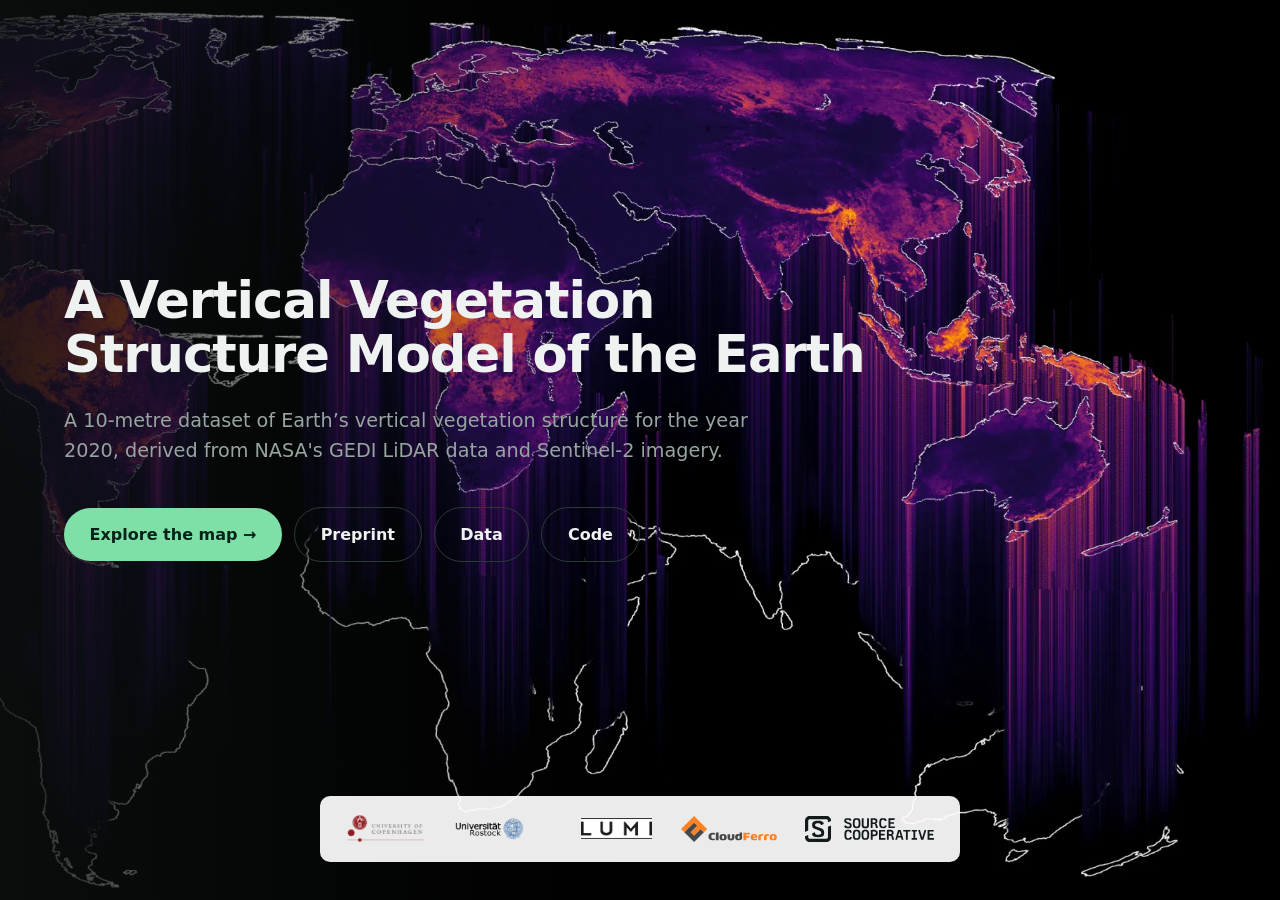
<file: vsm/index.html>
<!doctype html>
<html lang="en">
  <head>
    <meta charset="UTF-8" />
    <link rel="icon" type="image/svg+xml" href="/vsm/vite.svg" />
    <meta name="viewport" content="width=device-width, initial-scale=1.0" />
    <title>The Global Vegetation Structure Model</title>
    <meta
      name="description"
      content="A global, 10 m map of vegetation vertical structure — what it is, and the map itself."
    />
    <script type="module" crossorigin src="/vsm/assets/landing-BkTCCOFs.js"></script>
    <link rel="modulepreload" crossorigin href="/vsm/assets/PartnerLogos-Ygm5LvjY.js">
    <link rel="stylesheet" crossorigin href="/vsm/assets/PartnerLogos-cwLWnKAr.css">
    <link rel="stylesheet" crossorigin href="/vsm/assets/landing-DL_y-Szd.css">
  </head>
  <body>
    <div id="root"></div>
  </body>
</html>
</file>
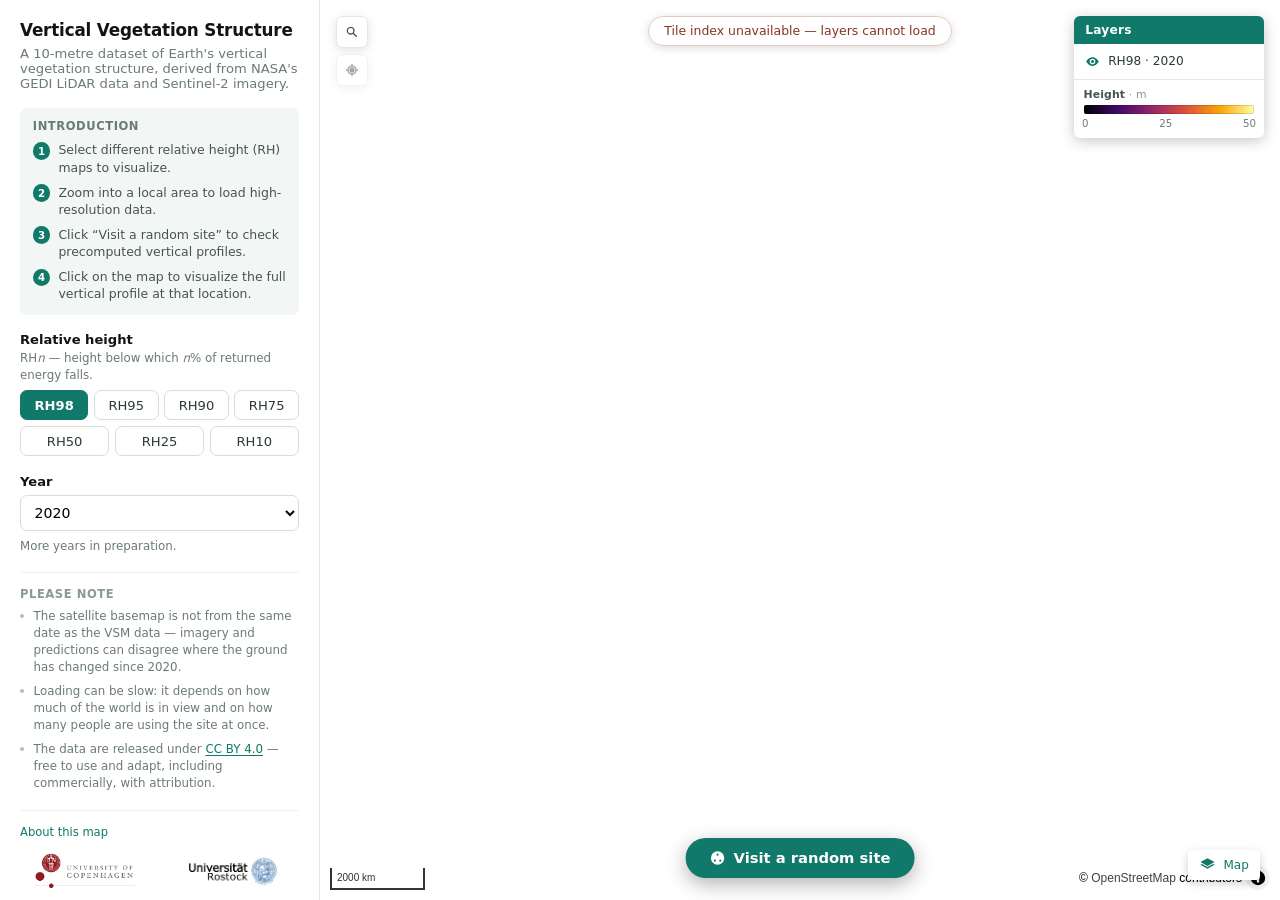
<file: vsm/explorer/index.html>
<!doctype html>
<html lang="en">
  <head>
    <meta charset="UTF-8" />
    <link rel="icon" type="image/svg+xml" href="/vsm/vite.svg" />
    <meta name="viewport" content="width=device-width, initial-scale=1.0" />
    <title>Explore the Global Vegetation Structure Map</title>
    <meta
      name="description"
      content="Browse global 10 m canopy-height predictions derived from Sentinel-2 and GEDI."
    />
    <script type="module" crossorigin src="/vsm/assets/explorer-Cn7jNG16.js"></script>
    <link rel="modulepreload" crossorigin href="/vsm/assets/PartnerLogos-Ygm5LvjY.js">
    <link rel="stylesheet" crossorigin href="/vsm/assets/PartnerLogos-cwLWnKAr.css">
    <link rel="stylesheet" crossorigin href="/vsm/assets/explorer-DGaelDHM.css">
  </head>
  <body>
    <div id="root"></div>
  </body>
</html>
</file>
<file: vsm/assets/PartnerLogos-cwLWnKAr.css>
.pl{display:flex;flex-wrap:wrap;align-items:center;list-style:none;margin:0;padding:0}.pl img{max-height:calc(var(--pl-h) * var(--pl-scale, 1));max-width:100%;width:auto;height:auto;display:block}.pl--hero{--pl-h: clamp(22px, 2.2vw, 34px);position:absolute;left:50%;transform:translate(-50%);bottom:max(3vw,2rem);z-index:2;flex-wrap:nowrap;gap:clamp(1rem,2.2vw,2.4rem);padding:clamp(.7rem,1.4vw,1.1rem) clamp(1rem,2vw,1.6rem);border-radius:10px;background:#ffffffeb;max-width:min(58rem,62%)}.pl--hero li{min-width:0}.pl--panel{--pl-h: 34px;display:grid;grid-template-columns:1fr 1fr;align-items:center;gap:.9rem 1rem}.pl--panel li{display:flex;justify-content:center;min-width:0}@media(max-width:720px){.pl--hero{display:none}}
</file>
<file: vsm/assets/landing-DL_y-Szd.css>
html,body{margin:0;padding:0;background:#0b0f0e}*,*:before,*:after{box-sizing:border-box}:root{--story-bg: #0b0f0e;--story-fg: #eef2f0;--story-muted: #97a5a0;--story-accent: #7ee0a6;--story-rule: #1e2a26;--story-measure: 34rem}.story{background:var(--story-bg);color:var(--story-fg);font-family:ui-sans-serif,system-ui,-apple-system,Segoe UI,sans-serif;line-height:1.6;-webkit-font-smoothing:antialiased}.story-deck{position:fixed;inset:0;overflow:hidden;touch-action:pan-y}.story-slide__visual,.story-slide--hero{user-select:none;-webkit-user-select:none}.story-slide img,.story-slide svg{-webkit-user-drag:none}.story-deck__track{display:flex;height:100%;will-change:transform;transition:transform .55s cubic-bezier(.22,.61,.36,1)}.story-slide{flex:0 0 100%;height:100%;overflow-y:auto;padding:0 max(3.5vw,4rem) 4rem;display:grid;align-content:center}.story-slide--chapter{position:relative;display:block;padding:0;overflow:hidden}.story-slide__visual{position:absolute;inset:0}.story-slide__scrim{position:absolute;inset:0;pointer-events:none;background:linear-gradient(to right,#080b0af0,#080b0ad1 26%,#080b0a40 46%,#080b0a00 60%)}.story-slide__prose{position:absolute;left:max(4vw,3rem);top:50%;transform:translateY(-50%);width:min(34vw,46rem);z-index:2}.story-nav{position:absolute;left:max(4vw,3rem);bottom:max(3vw,2rem);z-index:20;display:flex;gap:.75rem}.story-nav button{position:relative;display:grid;place-items:center;width:1.4rem;height:1.4rem;background:none;border:0;padding:0;cursor:pointer;color:var(--story-muted);font:inherit;font-size:.78rem}.story-nav__dot{width:8px;height:8px;border-radius:50%;border:1px solid currentColor;transition:background-color .2s,transform .2s}.story-nav button.is-active{color:var(--story-accent)}.story-nav button.is-active .story-nav__dot{background:currentColor;transform:scale(1.35)}.story-nav__label{position:absolute;bottom:1.5rem;white-space:nowrap;padding:.3rem .6rem;border-radius:6px;background:#0b0f0eeb;border:1px solid var(--story-rule);color:var(--story-fg);opacity:0;transform:translateY(.3rem);transition:opacity .2s,transform .2s;pointer-events:none}.story-nav button:hover .story-nav__label,.story-nav button:focus-visible .story-nav__label{opacity:1;transform:none}.story-controls{position:absolute;right:max(3vw,2rem);bottom:max(3vw,2rem);z-index:20;display:flex;align-items:center;gap:1.1rem}.story-back{background:none;border:0;padding:.4rem;color:var(--story-muted);font-size:1.35rem;line-height:1;cursor:pointer;transition:color .2s}.story-back:hover{color:var(--story-fg)}.story-next{width:4.5rem;height:4.5rem;border-radius:50%;border:0;background:var(--story-accent);color:#06231a;font-size:1.6rem;line-height:1;cursor:pointer;display:grid;place-items:center;transition:transform .18s,filter .18s}.story-next:hover{transform:scale(1.06)}.story-back:disabled,.story-next:disabled{opacity:.25;cursor:default;transform:none}.story-progress{position:absolute;left:0;right:0;top:0;height:2px;background:#ffffff14;z-index:20}.story-progress span{display:block;height:100%;background:var(--story-accent);transform-origin:left;transition:transform .4s ease}.story-slide--hero{position:relative;background-size:auto 100%;background-position:right center;background-repeat:no-repeat}.story-hero__scrim{position:absolute;inset:0;background:linear-gradient(to right,#0b0f0ed9,#0b0f0e8c 18%,#0b0f0e33,#0b0f0e00 50%);pointer-events:none}.story-hero__content{position:relative;z-index:1;max-width:52rem}.story-hero__eyebrow{color:var(--story-accent);letter-spacing:.12em;text-transform:uppercase;font-size:.75rem;margin:0 0 1.5rem}.story-slide--hero h1{font-size:clamp(2.4rem,4vw,5rem);line-height:1.05;text-wrap:balance;margin:0 0 1.5rem;letter-spacing:-.02em}.story-hero__lede{font-size:clamp(1.05rem,1.5vw,1.9rem);color:var(--story-muted);max-width:44rem;margin:0 0 2.5rem}.story-hero__actions{display:flex;flex-wrap:wrap;align-items:center;gap:.75rem}.story-hint{color:var(--story-muted);font-size:.8rem;margin:1.5rem 0 0}.story-chapter__eyebrow{color:var(--story-accent);letter-spacing:.12em;text-transform:uppercase;font-size:.72rem;margin:0 0 .75rem}.story-slide__prose h2{font-size:clamp(2.1rem,3.2vw,4.2rem);line-height:.98;margin:0 0 1.5rem;letter-spacing:-.03em;text-wrap:balance}.story-slide__prose p{color:#d8e0dc;font-size:clamp(1.02rem,1.1vw,1.5rem);line-height:1.5;margin:0 0 1.1rem}.story-slide__prose strong{color:var(--story-fg);font-weight:650}.story-figure{margin:0;width:100%}.story-figure img,.story-figure video{width:100%;height:auto;border-radius:10px;display:block;background:#121a17}.story-figure figcaption{color:var(--story-muted);font-size:.8rem;margin-top:.7rem}.story-placeholder{width:100%;aspect-ratio:4 / 3;border:1px dashed #2c3a34;border-radius:10px;display:grid;place-items:center;padding:2rem;text-align:center;color:var(--story-muted);font-size:.85rem}.story-stat{text-align:center}.story-stat__value{font-size:clamp(3rem,9vw,6rem);font-weight:700;line-height:1;color:var(--story-accent);font-variant-numeric:tabular-nums}.story-stat__unit{font-size:.3em;margin-left:.4em;color:var(--story-muted);font-weight:500}.story-stat__label{color:var(--story-muted);margin-top:.9rem;font-size:.9rem}.story-cta-block p{color:var(--story-muted);margin:0 0 1.5rem;max-width:24rem}.story-cta{display:inline-block;padding:.85rem 1.6rem;border-radius:999px;border:0;background:var(--story-accent);color:#06231a;font:inherit;font-weight:600;text-decoration:none;cursor:pointer;transition:transform .15s,filter .15s}.story-cta:hover{transform:translateY(-1px);filter:brightness(1.06)}.story-cta--ghost{background:transparent;color:var(--story-fg);border:1px solid #2c3a34}@media(max-width:860px){.story-hero__scrim{background:#0b0f0edb}.story-slide{align-content:start;padding:3rem 6vw 4.5rem}.story-slide__prose{top:auto;bottom:5.5rem;transform:none;left:6vw;right:6vw;width:auto}.story-slide__scrim{background:linear-gradient(to top,#080b0af2,#080b0ae0 42%,#080b0a33 70%,#080b0a00 88%)}.story-controls{right:1.2rem;bottom:1.2rem}.story-next{width:3.4rem;height:3.4rem;font-size:1.3rem}}@media(prefers-reduced-motion:reduce){.story-deck__track,.story-progress span,.story-next,.story-cta,.story-nav__dot,.story-nav__label{transition:none}}.story-slide__visual .story-shot{position:absolute;inset:0;margin:0}.story-slide__visual .story-shot__stack{position:absolute;inset:0;border-radius:0;background:none}.story-slide__visual .story-shot__stack svg{width:100%;height:100%}.story-slide__visual .story-figure{position:absolute;top:50%;right:max(4vw,3rem);transform:translateY(-50%);width:min(52vw,48rem);margin:0}.story-slide__visual .story-figure img,.story-slide__visual .story-figure video{width:100%;height:auto;max-height:76vh;object-fit:contain}.story-slide__visual .story-shot__steps{left:62%;transform:translate(-50%);bottom:max(3vw,2rem)}.story-slide__visual figcaption{position:absolute;left:max(4vw,3rem);bottom:max(6.5vw,5rem);width:min(34vw,46rem);z-index:3}.story-slide__visual .story-stat,.story-slide__visual .story-placeholder,.story-slide__visual .story-cta-block{position:absolute;top:50%;right:max(6vw,4rem);transform:translateY(-50%);width:min(46vw,34rem)}@media(max-width:860px){.story-slide__visual .story-shot__steps{left:62%;transform:translate(-50%);bottom:max(3vw,2rem)}.story-slide__visual figcaption{display:none}.story-slide__visual .story-figure,.story-slide__visual .story-stat,.story-slide__visual .story-placeholder,.story-slide__visual .story-cta-block{top:30%;right:6vw;left:6vw;width:auto}}.story-pair__panels{position:absolute;inset:0 max(4vw,3rem) 0 auto;width:min(56vw,88rem);display:flex;align-items:center;justify-content:center;gap:min(4vw,4rem)}.story-pair__panel{position:relative;flex:0 0 auto;aspect-ratio:380 / 500;width:min(24vw,60.8vh,46rem)}.story-pair__panel--shared{position:absolute;left:50%;top:50%;translate:-50% -50%}.story-pair__ground{position:absolute;left:0;bottom:0;width:100%;aspect-ratio:1;transform-origin:center center;overflow:hidden;background:#080b0a}.story-pair__ground img{position:absolute;left:50%;top:50%;width:100%;aspect-ratio:1;transform-origin:center center;will-change:transform,opacity}.story-pair__haze{position:absolute;inset:0;pointer-events:none;background:linear-gradient(to bottom,#0b0f0e,#0b0f0ea6 24%,#0b0f0e00 62%)}.story-pair__panel svg{position:absolute;inset:0;width:100%;height:100%;overflow:visible}@media(max-width:860px){.story-pair__panels{inset:0 4vw auto;top:6vh;width:auto;gap:3vw}.story-pair__panel{flex:1 1 0;max-height:46vh}}.story-shot{margin:0;width:100%}.story-shot__stack{position:relative;width:100%;border-radius:10px;overflow:hidden;background:#080b0a}.story-shot__stack svg{display:block;width:100%;height:auto}.story-shot__steps{position:absolute;left:.8rem;bottom:.8rem;display:flex;gap:.35rem;list-style:none;margin:0;padding:0}.story-shot__steps li{width:22px;height:3px;border-radius:2px;background:#ffffff40;transition:background-color .3s}.story-shot__steps li.is-active{background:var(--story-accent)}.story-shot__note{display:block;margin-top:.4rem;font-size:clamp(.72rem,.55vw,.9rem);opacity:.62}.story-shot figcaption{color:var(--story-muted);font-size:clamp(.8rem,.62vw,1rem);margin-top:.7rem;min-height:2.6em}@media(prefers-reduced-motion:reduce){.story-shot__steps li{transition:none}}.story-figure video{width:100%;height:auto;border-radius:10px;display:block;background:#121a17}
</file>
<file: vsm/assets/explorer-DGaelDHM.css>
.maplibregl-map{font:12px/20px Helvetica Neue,Arial,Helvetica,sans-serif;overflow:hidden;position:relative;-webkit-tap-highlight-color:rgb(0 0 0/0);-webkit-touch-callout:none}.maplibregl-canvas{position:absolute;left:0;top:0}.maplibregl-map:fullscreen{width:100%;height:100%}.maplibregl-ctrl-group button.maplibregl-ctrl-compass{touch-action:none}.maplibregl-canvas-container.maplibregl-interactive,.maplibregl-ctrl-group button.maplibregl-ctrl-compass{cursor:grab;-webkit-user-select:none;-moz-user-select:none;user-select:none}.maplibregl-canvas-container.maplibregl-interactive.maplibregl-track-pointer{cursor:pointer}.maplibregl-canvas-container.maplibregl-interactive:active,.maplibregl-ctrl-group button.maplibregl-ctrl-compass:active{cursor:grabbing}.maplibregl-canvas-container.maplibregl-touch-zoom-rotate,.maplibregl-canvas-container.maplibregl-touch-zoom-rotate .maplibregl-canvas{touch-action:pan-x pan-y}.maplibregl-canvas-container.maplibregl-touch-drag-pan,.maplibregl-canvas-container.maplibregl-touch-drag-pan .maplibregl-canvas{touch-action:pinch-zoom}.maplibregl-canvas-container.maplibregl-touch-zoom-rotate.maplibregl-touch-drag-pan,.maplibregl-canvas-container.maplibregl-touch-zoom-rotate.maplibregl-touch-drag-pan .maplibregl-canvas{touch-action:none}.maplibregl-canvas-container.maplibregl-touch-drag-pan.maplibregl-cooperative-gestures,.maplibregl-canvas-container.maplibregl-touch-drag-pan.maplibregl-cooperative-gestures .maplibregl-canvas{touch-action:pan-x pan-y}.maplibregl-ctrl-bottom-left,.maplibregl-ctrl-bottom-right,.maplibregl-ctrl-top-left,.maplibregl-ctrl-top-right{position:absolute;pointer-events:none;z-index:2}.maplibregl-ctrl-top-left{top:0;left:0}.maplibregl-ctrl-top-right{top:0;right:0}.maplibregl-ctrl-bottom-left{bottom:0;left:0}.maplibregl-ctrl-bottom-right{right:0;bottom:0}.maplibregl-ctrl{clear:both;pointer-events:auto;transform:translate(0)}.maplibregl-ctrl-top-left .maplibregl-ctrl{margin:10px 0 0 10px;float:left}.maplibregl-ctrl-top-right .maplibregl-ctrl{margin:10px 10px 0 0;float:right}.maplibregl-ctrl-bottom-left .maplibregl-ctrl{margin:0 0 10px 10px;float:left}.maplibregl-ctrl-bottom-right .maplibregl-ctrl{margin:0 10px 10px 0;float:right}.maplibregl-ctrl-group{border-radius:4px;background:#fff}.maplibregl-ctrl-group:not(:empty){box-shadow:0 0 0 2px #0000001a}@media(forced-colors:active){.maplibregl-ctrl-group:not(:empty){box-shadow:0 0 0 2px ButtonText}}.maplibregl-ctrl-group button{width:29px;height:29px;display:block;padding:0;outline:none;border:0;box-sizing:border-box;background-color:transparent;cursor:pointer}.maplibregl-ctrl button{-webkit-user-select:none;-moz-user-select:none;user-select:none}.maplibregl-ctrl-group button+button{border-top:1px solid #ddd}.maplibregl-ctrl button .maplibregl-ctrl-icon{display:block;width:100%;height:100%;background-repeat:no-repeat;background-position:50%}@media(forced-colors:active){.maplibregl-ctrl-icon{background-color:transparent}.maplibregl-ctrl-group button+button{border-top:1px solid buttontext}}.maplibregl-ctrl button::-moz-focus-inner{border:0;padding:0}.maplibregl-ctrl-attrib-button:focus,.maplibregl-ctrl-group button:focus{box-shadow:0 0 2px 2px #0096ff}.maplibregl-ctrl button:disabled{cursor:not-allowed}.maplibregl-ctrl button:disabled .maplibregl-ctrl-icon{opacity:.25}@media(hover:hover){.maplibregl-ctrl button:not(:disabled):hover{background-color:#0000000d}}.maplibregl-ctrl button:not(:disabled):active{background-color:#0000000d}.maplibregl-ctrl-group button:focus:focus-visible{box-shadow:0 0 2px 2px #0096ff}.maplibregl-ctrl-group button:focus:not(:focus-visible){box-shadow:none}.maplibregl-ctrl-group button:focus:first-child{border-radius:4px 4px 0 0}.maplibregl-ctrl-group button:focus:last-child{border-radius:0 0 4px 4px}.maplibregl-ctrl-group button:focus:only-child{border-radius:inherit}.maplibregl-ctrl button.maplibregl-ctrl-zoom-out .maplibregl-ctrl-icon{background-image:url(data:image/svg+xml;charset=utf-8,%3Csvg%20xmlns%3D%22http%3A%2F%2Fwww.w3.org%2F2000%2Fsvg%22%20width%3D%2229%22%20height%3D%2229%22%20fill%3D%22%23333%22%20viewBox%3D%220%200%2029%2029%22%3E%3Cpath%20d%3D%22M10%2013c-.75%200-1.5.75-1.5%201.5S9.25%2016%2010%2016h9c.75%200%201.5-.75%201.5-1.5S19.75%2013%2019%2013z%22%2F%3E%3C%2Fsvg%3E)}.maplibregl-ctrl button.maplibregl-ctrl-zoom-in .maplibregl-ctrl-icon{background-image:url(data:image/svg+xml;charset=utf-8,%3Csvg%20xmlns%3D%22http%3A%2F%2Fwww.w3.org%2F2000%2Fsvg%22%20width%3D%2229%22%20height%3D%2229%22%20fill%3D%22%23333%22%20viewBox%3D%220%200%2029%2029%22%3E%3Cpath%20d%3D%22M14.5%208.5c-.75%200-1.5.75-1.5%201.5v3h-3c-.75%200-1.5.75-1.5%201.5S9.25%2016%2010%2016h3v3c0%20.75.75%201.5%201.5%201.5S16%2019.75%2016%2019v-3h3c.75%200%201.5-.75%201.5-1.5S19.75%2013%2019%2013h-3v-3c0-.75-.75-1.5-1.5-1.5%22%2F%3E%3C%2Fsvg%3E)}@media(forced-colors:active){.maplibregl-ctrl button.maplibregl-ctrl-zoom-out .maplibregl-ctrl-icon{background-image:url(data:image/svg+xml;charset=utf-8,%3Csvg%20xmlns%3D%22http%3A%2F%2Fwww.w3.org%2F2000%2Fsvg%22%20width%3D%2229%22%20height%3D%2229%22%20fill%3D%22%23fff%22%20viewBox%3D%220%200%2029%2029%22%3E%3Cpath%20d%3D%22M10%2013c-.75%200-1.5.75-1.5%201.5S9.25%2016%2010%2016h9c.75%200%201.5-.75%201.5-1.5S19.75%2013%2019%2013z%22%2F%3E%3C%2Fsvg%3E)}.maplibregl-ctrl button.maplibregl-ctrl-zoom-in .maplibregl-ctrl-icon{background-image:url(data:image/svg+xml;charset=utf-8,%3Csvg%20xmlns%3D%22http%3A%2F%2Fwww.w3.org%2F2000%2Fsvg%22%20width%3D%2229%22%20height%3D%2229%22%20fill%3D%22%23fff%22%20viewBox%3D%220%200%2029%2029%22%3E%3Cpath%20d%3D%22M14.5%208.5c-.75%200-1.5.75-1.5%201.5v3h-3c-.75%200-1.5.75-1.5%201.5S9.25%2016%2010%2016h3v3c0%20.75.75%201.5%201.5%201.5S16%2019.75%2016%2019v-3h3c.75%200%201.5-.75%201.5-1.5S19.75%2013%2019%2013h-3v-3c0-.75-.75-1.5-1.5-1.5%22%2F%3E%3C%2Fsvg%3E)}}@media(forced-colors:active)and (prefers-color-scheme:light){.maplibregl-ctrl button.maplibregl-ctrl-zoom-out .maplibregl-ctrl-icon{background-image:url(data:image/svg+xml;charset=utf-8,%3Csvg%20xmlns%3D%22http%3A%2F%2Fwww.w3.org%2F2000%2Fsvg%22%20width%3D%2229%22%20height%3D%2229%22%20viewBox%3D%220%200%2029%2029%22%3E%3Cpath%20d%3D%22M10%2013c-.75%200-1.5.75-1.5%201.5S9.25%2016%2010%2016h9c.75%200%201.5-.75%201.5-1.5S19.75%2013%2019%2013z%22%2F%3E%3C%2Fsvg%3E)}.maplibregl-ctrl button.maplibregl-ctrl-zoom-in .maplibregl-ctrl-icon{background-image:url(data:image/svg+xml;charset=utf-8,%3Csvg%20xmlns%3D%22http%3A%2F%2Fwww.w3.org%2F2000%2Fsvg%22%20width%3D%2229%22%20height%3D%2229%22%20viewBox%3D%220%200%2029%2029%22%3E%3Cpath%20d%3D%22M14.5%208.5c-.75%200-1.5.75-1.5%201.5v3h-3c-.75%200-1.5.75-1.5%201.5S9.25%2016%2010%2016h3v3c0%20.75.75%201.5%201.5%201.5S16%2019.75%2016%2019v-3h3c.75%200%201.5-.75%201.5-1.5S19.75%2013%2019%2013h-3v-3c0-.75-.75-1.5-1.5-1.5%22%2F%3E%3C%2Fsvg%3E)}}.maplibregl-ctrl button.maplibregl-ctrl-fullscreen .maplibregl-ctrl-icon{background-image:url(data:image/svg+xml;charset=utf-8,%3Csvg%20xmlns%3D%22http%3A%2F%2Fwww.w3.org%2F2000%2Fsvg%22%20width%3D%2229%22%20height%3D%2229%22%20fill%3D%22%23333%22%20viewBox%3D%220%200%2029%2029%22%3E%3Cpath%20d%3D%22M24%2016v5.5c0%201.75-.75%202.5-2.5%202.5H16v-1l3-1.5-4-5.5%201-1%205.5%204%201.5-3zM6%2016l1.5%203%205.5-4%201%201-4%205.5%203%201.5v1H7.5C5.75%2024%205%2023.25%205%2021.5V16zm7-11v1l-3%201.5%204%205.5-1%201-5.5-4L6%2013H5V7.5C5%205.75%205.75%205%207.5%205zm11%202.5c0-1.75-.75-2.5-2.5-2.5H16v1l3%201.5-4%205.5%201%201%205.5-4%201.5%203h1z%22%2F%3E%3C%2Fsvg%3E)}.maplibregl-ctrl button.maplibregl-ctrl-shrink .maplibregl-ctrl-icon{background-image:url(data:image/svg+xml;charset=utf-8,%3Csvg%20xmlns%3D%22http%3A%2F%2Fwww.w3.org%2F2000%2Fsvg%22%20width%3D%2229%22%20height%3D%2229%22%20viewBox%3D%220%200%2029%2029%22%3E%3Cpath%20d%3D%22M18.5%2016c-1.75%200-2.5.75-2.5%202.5V24h1l1.5-3%205.5%204%201-1-4-5.5%203-1.5v-1zM13%2018.5c0-1.75-.75-2.5-2.5-2.5H5v1l3%201.5L4%2024l1%201%205.5-4%201.5%203h1zm3-8c0%201.75.75%202.5%202.5%202.5H24v-1l-3-1.5L25%205l-1-1-5.5%204L17%205h-1zM10.5%2013c1.75%200%202.5-.75%202.5-2.5V5h-1l-1.5%203L5%204%204%205l4%205.5L5%2012v1z%22%2F%3E%3C%2Fsvg%3E)}@media(forced-colors:active){.maplibregl-ctrl button.maplibregl-ctrl-fullscreen .maplibregl-ctrl-icon{background-image:url(data:image/svg+xml;charset=utf-8,%3Csvg%20xmlns%3D%22http%3A%2F%2Fwww.w3.org%2F2000%2Fsvg%22%20width%3D%2229%22%20height%3D%2229%22%20fill%3D%22%23fff%22%20viewBox%3D%220%200%2029%2029%22%3E%3Cpath%20d%3D%22M24%2016v5.5c0%201.75-.75%202.5-2.5%202.5H16v-1l3-1.5-4-5.5%201-1%205.5%204%201.5-3zM6%2016l1.5%203%205.5-4%201%201-4%205.5%203%201.5v1H7.5C5.75%2024%205%2023.25%205%2021.5V16zm7-11v1l-3%201.5%204%205.5-1%201-5.5-4L6%2013H5V7.5C5%205.75%205.75%205%207.5%205zm11%202.5c0-1.75-.75-2.5-2.5-2.5H16v1l3%201.5-4%205.5%201%201%205.5-4%201.5%203h1z%22%2F%3E%3C%2Fsvg%3E)}.maplibregl-ctrl button.maplibregl-ctrl-shrink .maplibregl-ctrl-icon{background-image:url(data:image/svg+xml;charset=utf-8,%3Csvg%20xmlns%3D%22http%3A%2F%2Fwww.w3.org%2F2000%2Fsvg%22%20width%3D%2229%22%20height%3D%2229%22%20fill%3D%22%23fff%22%20viewBox%3D%220%200%2029%2029%22%3E%3Cpath%20d%3D%22M18.5%2016c-1.75%200-2.5.75-2.5%202.5V24h1l1.5-3%205.5%204%201-1-4-5.5%203-1.5v-1zM13%2018.5c0-1.75-.75-2.5-2.5-2.5H5v1l3%201.5L4%2024l1%201%205.5-4%201.5%203h1zm3-8c0%201.75.75%202.5%202.5%202.5H24v-1l-3-1.5L25%205l-1-1-5.5%204L17%205h-1zM10.5%2013c1.75%200%202.5-.75%202.5-2.5V5h-1l-1.5%203L5%204%204%205l4%205.5L5%2012v1z%22%2F%3E%3C%2Fsvg%3E)}}@media(forced-colors:active)and (prefers-color-scheme:light){.maplibregl-ctrl button.maplibregl-ctrl-fullscreen .maplibregl-ctrl-icon{background-image:url(data:image/svg+xml;charset=utf-8,%3Csvg%20xmlns%3D%22http%3A%2F%2Fwww.w3.org%2F2000%2Fsvg%22%20width%3D%2229%22%20height%3D%2229%22%20viewBox%3D%220%200%2029%2029%22%3E%3Cpath%20d%3D%22M24%2016v5.5c0%201.75-.75%202.5-2.5%202.5H16v-1l3-1.5-4-5.5%201-1%205.5%204%201.5-3zM6%2016l1.5%203%205.5-4%201%201-4%205.5%203%201.5v1H7.5C5.75%2024%205%2023.25%205%2021.5V16zm7-11v1l-3%201.5%204%205.5-1%201-5.5-4L6%2013H5V7.5C5%205.75%205.75%205%207.5%205zm11%202.5c0-1.75-.75-2.5-2.5-2.5H16v1l3%201.5-4%205.5%201%201%205.5-4%201.5%203h1z%22%2F%3E%3C%2Fsvg%3E)}.maplibregl-ctrl button.maplibregl-ctrl-shrink .maplibregl-ctrl-icon{background-image:url(data:image/svg+xml;charset=utf-8,%3Csvg%20xmlns%3D%22http%3A%2F%2Fwww.w3.org%2F2000%2Fsvg%22%20width%3D%2229%22%20height%3D%2229%22%20viewBox%3D%220%200%2029%2029%22%3E%3Cpath%20d%3D%22M18.5%2016c-1.75%200-2.5.75-2.5%202.5V24h1l1.5-3%205.5%204%201-1-4-5.5%203-1.5v-1zM13%2018.5c0-1.75-.75-2.5-2.5-2.5H5v1l3%201.5L4%2024l1%201%205.5-4%201.5%203h1zm3-8c0%201.75.75%202.5%202.5%202.5H24v-1l-3-1.5L25%205l-1-1-5.5%204L17%205h-1zM10.5%2013c1.75%200%202.5-.75%202.5-2.5V5h-1l-1.5%203L5%204%204%205l4%205.5L5%2012v1z%22%2F%3E%3C%2Fsvg%3E)}}.maplibregl-ctrl button.maplibregl-ctrl-compass .maplibregl-ctrl-icon{background-image:url(data:image/svg+xml;charset=utf-8,%3Csvg%20xmlns%3D%22http%3A%2F%2Fwww.w3.org%2F2000%2Fsvg%22%20width%3D%2229%22%20height%3D%2229%22%20fill%3D%22%23333%22%20viewBox%3D%220%200%2029%2029%22%3E%3Cpath%20d%3D%22m10.5%2014%204-8%204%208z%22%2F%3E%3Cpath%20fill%3D%22%23ccc%22%20d%3D%22m10.5%2016%204%208%204-8z%22%2F%3E%3C%2Fsvg%3E)}@media(forced-colors:active){.maplibregl-ctrl button.maplibregl-ctrl-compass .maplibregl-ctrl-icon{background-image:url(data:image/svg+xml;charset=utf-8,%3Csvg%20xmlns%3D%22http%3A%2F%2Fwww.w3.org%2F2000%2Fsvg%22%20width%3D%2229%22%20height%3D%2229%22%20fill%3D%22%23fff%22%20viewBox%3D%220%200%2029%2029%22%3E%3Cpath%20d%3D%22m10.5%2014%204-8%204%208z%22%2F%3E%3Cpath%20fill%3D%22%23ccc%22%20d%3D%22m10.5%2016%204%208%204-8z%22%2F%3E%3C%2Fsvg%3E)}}@media(forced-colors:active)and (prefers-color-scheme:light){.maplibregl-ctrl button.maplibregl-ctrl-compass .maplibregl-ctrl-icon{background-image:url(data:image/svg+xml;charset=utf-8,%3Csvg%20xmlns%3D%22http%3A%2F%2Fwww.w3.org%2F2000%2Fsvg%22%20width%3D%2229%22%20height%3D%2229%22%20viewBox%3D%220%200%2029%2029%22%3E%3Cpath%20d%3D%22m10.5%2014%204-8%204%208z%22%2F%3E%3Cpath%20fill%3D%22%23ccc%22%20d%3D%22m10.5%2016%204%208%204-8z%22%2F%3E%3C%2Fsvg%3E)}}.maplibregl-ctrl button.maplibregl-ctrl-globe .maplibregl-ctrl-icon{background-image:url(data:image/svg+xml;charset=utf-8,%3Csvg%20xmlns%3D%22http%3A%2F%2Fwww.w3.org%2F2000%2Fsvg%22%20width%3D%2222%22%20height%3D%2222%22%20fill%3D%22none%22%20stroke%3D%22%23333%22%20viewBox%3D%220%200%2022%2022%22%3E%3Ccircle%20cx%3D%2211%22%20cy%3D%2211%22%20r%3D%228.5%22%2F%3E%3Cpath%20d%3D%22M17.5%2011c0%204.819-3.02%208.5-6.5%208.5S4.5%2015.819%204.5%2011%207.52%202.5%2011%202.5s6.5%203.681%206.5%208.5Z%22%2F%3E%3Cpath%20d%3D%22M13.5%2011c0%202.447-.331%204.64-.853%206.206-.262.785-.562%201.384-.872%201.777-.314.399-.58.517-.775.517s-.461-.118-.775-.517c-.31-.393-.61-.992-.872-1.777C8.831%2015.64%208.5%2013.446%208.5%2011s.331-4.64.853-6.206c.262-.785.562-1.384.872-1.777.314-.399.58-.517.775-.517s.461.118.775.517c.31.393.61.992.872%201.777.522%201.565.853%203.76.853%206.206Z%22%2F%3E%3Cpath%20d%3D%22M11%207.5c-1.909%200-3.622-.166-4.845-.428-.616-.132-1.08-.283-1.379-.434a1.3%201.3%200%200%201-.224-.138q.07-.058.224-.138c.299-.151.763-.302%201.379-.434C7.378%205.666%209.091%205.5%2011%205.5s3.622.166%204.845.428c.616.132%201.08.283%201.379.434.105.053.177.1.224.138q-.07.058-.224.138c-.299.151-.763.302-1.379.434-1.223.262-2.936.428-4.845.428Zm0%209c-1.909%200-3.622-.166-4.845-.428-.616-.132-1.08-.283-1.379-.434a1.3%201.3%200%200%201-.224-.138%201.3%201.3%200%200%201%20.224-.138c.299-.151.763-.302%201.379-.434C7.378%2014.666%209.091%2014.5%2011%2014.5s3.622.166%204.845.428c.616.132%201.08.283%201.379.434.105.053.177.1.224.138a1.3%201.3%200%200%201-.224.138c-.299.151-.763.302-1.379.434-1.223.262-2.936.428-4.845.428Zm0-4c-2.46%200-4.672-.222-6.255-.574-.796-.177-1.406-.38-1.805-.59a1.5%201.5%200%200%201-.39-.272.3.3%200%200%201-.047-.064.3.3%200%200%201%20.048-.064c.066-.073.189-.167.389-.272.399-.21%201.009-.413%201.805-.59C6.328%209.722%208.54%209.5%2011%209.5s4.672.222%206.256.574c.795.177%201.405.38%201.804.59.2.105.323.2.39.272a.3.3%200%200%201%20.047.064.3.3%200%200%201-.048.064%201.4%201.4%200%200%201-.389.272c-.399.21-1.009.413-1.804.59-1.584.352-3.796.574-6.256.574Zm-8.501-1.51v.002zm0%20.018v.002zm17.002.002v-.002zm0-.018v-.002z%22%2F%3E%3C%2Fsvg%3E)}.maplibregl-ctrl button.maplibregl-ctrl-globe-enabled .maplibregl-ctrl-icon{background-image:url(data:image/svg+xml;charset=utf-8,%3Csvg%20xmlns%3D%22http%3A%2F%2Fwww.w3.org%2F2000%2Fsvg%22%20width%3D%2222%22%20height%3D%2222%22%20fill%3D%22none%22%20stroke%3D%22%2333b5e5%22%20viewBox%3D%220%200%2022%2022%22%3E%3Ccircle%20cx%3D%2211%22%20cy%3D%2211%22%20r%3D%228.5%22%2F%3E%3Cpath%20d%3D%22M17.5%2011c0%204.819-3.02%208.5-6.5%208.5S4.5%2015.819%204.5%2011%207.52%202.5%2011%202.5s6.5%203.681%206.5%208.5Z%22%2F%3E%3Cpath%20d%3D%22M13.5%2011c0%202.447-.331%204.64-.853%206.206-.262.785-.562%201.384-.872%201.777-.314.399-.58.517-.775.517s-.461-.118-.775-.517c-.31-.393-.61-.992-.872-1.777C8.831%2015.64%208.5%2013.446%208.5%2011s.331-4.64.853-6.206c.262-.785.562-1.384.872-1.777.314-.399.58-.517.775-.517s.461.118.775.517c.31.393.61.992.872%201.777.522%201.565.853%203.76.853%206.206Z%22%2F%3E%3Cpath%20d%3D%22M11%207.5c-1.909%200-3.622-.166-4.845-.428-.616-.132-1.08-.283-1.379-.434a1.3%201.3%200%200%201-.224-.138q.07-.058.224-.138c.299-.151.763-.302%201.379-.434C7.378%205.666%209.091%205.5%2011%205.5s3.622.166%204.845.428c.616.132%201.08.283%201.379.434.105.053.177.1.224.138q-.07.058-.224.138c-.299.151-.763.302-1.379.434-1.223.262-2.936.428-4.845.428Zm0%209c-1.909%200-3.622-.166-4.845-.428-.616-.132-1.08-.283-1.379-.434a1.3%201.3%200%200%201-.224-.138%201.3%201.3%200%200%201%20.224-.138c.299-.151.763-.302%201.379-.434C7.378%2014.666%209.091%2014.5%2011%2014.5s3.622.166%204.845.428c.616.132%201.08.283%201.379.434.105.053.177.1.224.138a1.3%201.3%200%200%201-.224.138c-.299.151-.763.302-1.379.434-1.223.262-2.936.428-4.845.428Zm0-4c-2.46%200-4.672-.222-6.255-.574-.796-.177-1.406-.38-1.805-.59a1.5%201.5%200%200%201-.39-.272.3.3%200%200%201-.047-.064.3.3%200%200%201%20.048-.064c.066-.073.189-.167.389-.272.399-.21%201.009-.413%201.805-.59C6.328%209.722%208.54%209.5%2011%209.5s4.672.222%206.256.574c.795.177%201.405.38%201.804.59.2.105.323.2.39.272a.3.3%200%200%201%20.047.064.3.3%200%200%201-.048.064%201.4%201.4%200%200%201-.389.272c-.399.21-1.009.413-1.804.59-1.584.352-3.796.574-6.256.574Zm-8.501-1.51v.002zm0%20.018v.002zm17.002.002v-.002zm0-.018v-.002z%22%2F%3E%3C%2Fsvg%3E)}.maplibregl-ctrl button.maplibregl-ctrl-terrain .maplibregl-ctrl-icon{background-image:url(data:image/svg+xml;charset=utf-8,%3Csvg%20xmlns%3D%22http%3A%2F%2Fwww.w3.org%2F2000%2Fsvg%22%20width%3D%2222%22%20height%3D%2222%22%20fill%3D%22%23333%22%20viewBox%3D%220%200%2022%2022%22%3E%3Cpath%20d%3D%22m1.754%2013.406%204.453-4.851%203.09%203.09%203.281%203.277.969-.969-3.309-3.312%203.844-4.121%206.148%206.886h1.082v-.855l-7.207-8.07-4.84%205.187L6.169%206.57l-5.48%205.965v.871ZM.688%2016.844h20.625v1.375H.688Zm0%200%22%2F%3E%3C%2Fsvg%3E)}.maplibregl-ctrl button.maplibregl-ctrl-terrain-enabled .maplibregl-ctrl-icon{background-image:url(data:image/svg+xml;charset=utf-8,%3Csvg%20xmlns%3D%22http%3A%2F%2Fwww.w3.org%2F2000%2Fsvg%22%20width%3D%2222%22%20height%3D%2222%22%20fill%3D%22%2333b5e5%22%20viewBox%3D%220%200%2022%2022%22%3E%3Cpath%20d%3D%22m1.754%2013.406%204.453-4.851%203.09%203.09%203.281%203.277.969-.969-3.309-3.312%203.844-4.121%206.148%206.886h1.082v-.855l-7.207-8.07-4.84%205.187L6.169%206.57l-5.48%205.965v.871ZM.688%2016.844h20.625v1.375H.688Zm0%200%22%2F%3E%3C%2Fsvg%3E)}.maplibregl-ctrl button.maplibregl-ctrl-geolocate .maplibregl-ctrl-icon{background-image:url(data:image/svg+xml;charset=utf-8,%3Csvg%20xmlns%3D%22http%3A%2F%2Fwww.w3.org%2F2000%2Fsvg%22%20width%3D%2229%22%20height%3D%2229%22%20fill%3D%22%23333%22%20viewBox%3D%220%200%2020%2020%22%3E%3Cpath%20d%3D%22M10%204C9%204%209%205%209%205v.1A5%205%200%200%200%205.1%209H5s-1%200-1%201%201%201%201%201h.1A5%205%200%200%200%209%2014.9v.1s0%201%201%201%201-1%201-1v-.1a5%205%200%200%200%203.9-3.9h.1s1%200%201-1-1-1-1-1h-.1A5%205%200%200%200%2011%205.1V5s0-1-1-1m0%202.5a3.5%203.5%200%201%201%200%207%203.5%203.5%200%201%201%200-7%22%2F%3E%3Ccircle%20cx%3D%2210%22%20cy%3D%2210%22%20r%3D%222%22%2F%3E%3C%2Fsvg%3E)}.maplibregl-ctrl button.maplibregl-ctrl-geolocate:disabled .maplibregl-ctrl-icon{background-image:url(data:image/svg+xml;charset=utf-8,%3Csvg%20xmlns%3D%22http%3A%2F%2Fwww.w3.org%2F2000%2Fsvg%22%20width%3D%2229%22%20height%3D%2229%22%20fill%3D%22%23aaa%22%20viewBox%3D%220%200%2020%2020%22%3E%3Cpath%20d%3D%22M10%204C9%204%209%205%209%205v.1A5%205%200%200%200%205.1%209H5s-1%200-1%201%201%201%201%201h.1A5%205%200%200%200%209%2014.9v.1s0%201%201%201%201-1%201-1v-.1a5%205%200%200%200%203.9-3.9h.1s1%200%201-1-1-1-1-1h-.1A5%205%200%200%200%2011%205.1V5s0-1-1-1m0%202.5a3.5%203.5%200%201%201%200%207%203.5%203.5%200%201%201%200-7%22%2F%3E%3Ccircle%20cx%3D%2210%22%20cy%3D%2210%22%20r%3D%222%22%2F%3E%3Cpath%20fill%3D%22red%22%20d%3D%22m14%205%201%201-9%209-1-1z%22%2F%3E%3C%2Fsvg%3E)}.maplibregl-ctrl button.maplibregl-ctrl-geolocate.maplibregl-ctrl-geolocate-active .maplibregl-ctrl-icon{background-image:url(data:image/svg+xml;charset=utf-8,%3Csvg%20xmlns%3D%22http%3A%2F%2Fwww.w3.org%2F2000%2Fsvg%22%20width%3D%2229%22%20height%3D%2229%22%20fill%3D%22%2333b5e5%22%20viewBox%3D%220%200%2020%2020%22%3E%3Cpath%20d%3D%22M10%204C9%204%209%205%209%205v.1A5%205%200%200%200%205.1%209H5s-1%200-1%201%201%201%201%201h.1A5%205%200%200%200%209%2014.9v.1s0%201%201%201%201-1%201-1v-.1a5%205%200%200%200%203.9-3.9h.1s1%200%201-1-1-1-1-1h-.1A5%205%200%200%200%2011%205.1V5s0-1-1-1m0%202.5a3.5%203.5%200%201%201%200%207%203.5%203.5%200%201%201%200-7%22%2F%3E%3Ccircle%20cx%3D%2210%22%20cy%3D%2210%22%20r%3D%222%22%2F%3E%3C%2Fsvg%3E)}.maplibregl-ctrl button.maplibregl-ctrl-geolocate.maplibregl-ctrl-geolocate-active-error .maplibregl-ctrl-icon{background-image:url(data:image/svg+xml;charset=utf-8,%3Csvg%20xmlns%3D%22http%3A%2F%2Fwww.w3.org%2F2000%2Fsvg%22%20width%3D%2229%22%20height%3D%2229%22%20fill%3D%22%23e58978%22%20viewBox%3D%220%200%2020%2020%22%3E%3Cpath%20d%3D%22M10%204C9%204%209%205%209%205v.1A5%205%200%200%200%205.1%209H5s-1%200-1%201%201%201%201%201h.1A5%205%200%200%200%209%2014.9v.1s0%201%201%201%201-1%201-1v-.1a5%205%200%200%200%203.9-3.9h.1s1%200%201-1-1-1-1-1h-.1A5%205%200%200%200%2011%205.1V5s0-1-1-1m0%202.5a3.5%203.5%200%201%201%200%207%203.5%203.5%200%201%201%200-7%22%2F%3E%3Ccircle%20cx%3D%2210%22%20cy%3D%2210%22%20r%3D%222%22%2F%3E%3C%2Fsvg%3E)}.maplibregl-ctrl button.maplibregl-ctrl-geolocate.maplibregl-ctrl-geolocate-background .maplibregl-ctrl-icon{background-image:url(data:image/svg+xml;charset=utf-8,%3Csvg%20xmlns%3D%22http%3A%2F%2Fwww.w3.org%2F2000%2Fsvg%22%20width%3D%2229%22%20height%3D%2229%22%20fill%3D%22%2333b5e5%22%20viewBox%3D%220%200%2020%2020%22%3E%3Cpath%20d%3D%22M10%204C9%204%209%205%209%205v.1A5%205%200%200%200%205.1%209H5s-1%200-1%201%201%201%201%201h.1A5%205%200%200%200%209%2014.9v.1s0%201%201%201%201-1%201-1v-.1a5%205%200%200%200%203.9-3.9h.1s1%200%201-1-1-1-1-1h-.1A5%205%200%200%200%2011%205.1V5s0-1-1-1m0%202.5a3.5%203.5%200%201%201%200%207%203.5%203.5%200%201%201%200-7%22%2F%3E%3C%2Fsvg%3E)}.maplibregl-ctrl button.maplibregl-ctrl-geolocate.maplibregl-ctrl-geolocate-background-error .maplibregl-ctrl-icon{background-image:url(data:image/svg+xml;charset=utf-8,%3Csvg%20xmlns%3D%22http%3A%2F%2Fwww.w3.org%2F2000%2Fsvg%22%20width%3D%2229%22%20height%3D%2229%22%20fill%3D%22%23e54e33%22%20viewBox%3D%220%200%2020%2020%22%3E%3Cpath%20d%3D%22M10%204C9%204%209%205%209%205v.1A5%205%200%200%200%205.1%209H5s-1%200-1%201%201%201%201%201h.1A5%205%200%200%200%209%2014.9v.1s0%201%201%201%201-1%201-1v-.1a5%205%200%200%200%203.9-3.9h.1s1%200%201-1-1-1-1-1h-.1A5%205%200%200%200%2011%205.1V5s0-1-1-1m0%202.5a3.5%203.5%200%201%201%200%207%203.5%203.5%200%201%201%200-7%22%2F%3E%3C%2Fsvg%3E)}.maplibregl-ctrl button.maplibregl-ctrl-geolocate.maplibregl-ctrl-geolocate-waiting .maplibregl-ctrl-icon{animation:maplibregl-spin 2s linear infinite}@media(forced-colors:active){.maplibregl-ctrl button.maplibregl-ctrl-geolocate .maplibregl-ctrl-icon{background-image:url(data:image/svg+xml;charset=utf-8,%3Csvg%20xmlns%3D%22http%3A%2F%2Fwww.w3.org%2F2000%2Fsvg%22%20width%3D%2229%22%20height%3D%2229%22%20fill%3D%22%23fff%22%20viewBox%3D%220%200%2020%2020%22%3E%3Cpath%20d%3D%22M10%204C9%204%209%205%209%205v.1A5%205%200%200%200%205.1%209H5s-1%200-1%201%201%201%201%201h.1A5%205%200%200%200%209%2014.9v.1s0%201%201%201%201-1%201-1v-.1a5%205%200%200%200%203.9-3.9h.1s1%200%201-1-1-1-1-1h-.1A5%205%200%200%200%2011%205.1V5s0-1-1-1m0%202.5a3.5%203.5%200%201%201%200%207%203.5%203.5%200%201%201%200-7%22%2F%3E%3Ccircle%20cx%3D%2210%22%20cy%3D%2210%22%20r%3D%222%22%2F%3E%3C%2Fsvg%3E)}.maplibregl-ctrl button.maplibregl-ctrl-geolocate:disabled .maplibregl-ctrl-icon{background-image:url(data:image/svg+xml;charset=utf-8,%3Csvg%20xmlns%3D%22http%3A%2F%2Fwww.w3.org%2F2000%2Fsvg%22%20width%3D%2229%22%20height%3D%2229%22%20fill%3D%22%23999%22%20viewBox%3D%220%200%2020%2020%22%3E%3Cpath%20d%3D%22M10%204C9%204%209%205%209%205v.1A5%205%200%200%200%205.1%209H5s-1%200-1%201%201%201%201%201h.1A5%205%200%200%200%209%2014.9v.1s0%201%201%201%201-1%201-1v-.1a5%205%200%200%200%203.9-3.9h.1s1%200%201-1-1-1-1-1h-.1A5%205%200%200%200%2011%205.1V5s0-1-1-1m0%202.5a3.5%203.5%200%201%201%200%207%203.5%203.5%200%201%201%200-7%22%2F%3E%3Ccircle%20cx%3D%2210%22%20cy%3D%2210%22%20r%3D%222%22%2F%3E%3Cpath%20fill%3D%22red%22%20d%3D%22m14%205%201%201-9%209-1-1z%22%2F%3E%3C%2Fsvg%3E)}.maplibregl-ctrl button.maplibregl-ctrl-geolocate.maplibregl-ctrl-geolocate-active .maplibregl-ctrl-icon{background-image:url(data:image/svg+xml;charset=utf-8,%3Csvg%20xmlns%3D%22http%3A%2F%2Fwww.w3.org%2F2000%2Fsvg%22%20width%3D%2229%22%20height%3D%2229%22%20fill%3D%22%2333b5e5%22%20viewBox%3D%220%200%2020%2020%22%3E%3Cpath%20d%3D%22M10%204C9%204%209%205%209%205v.1A5%205%200%200%200%205.1%209H5s-1%200-1%201%201%201%201%201h.1A5%205%200%200%200%209%2014.9v.1s0%201%201%201%201-1%201-1v-.1a5%205%200%200%200%203.9-3.9h.1s1%200%201-1-1-1-1-1h-.1A5%205%200%200%200%2011%205.1V5s0-1-1-1m0%202.5a3.5%203.5%200%201%201%200%207%203.5%203.5%200%201%201%200-7%22%2F%3E%3Ccircle%20cx%3D%2210%22%20cy%3D%2210%22%20r%3D%222%22%2F%3E%3C%2Fsvg%3E)}.maplibregl-ctrl button.maplibregl-ctrl-geolocate.maplibregl-ctrl-geolocate-active-error .maplibregl-ctrl-icon{background-image:url(data:image/svg+xml;charset=utf-8,%3Csvg%20xmlns%3D%22http%3A%2F%2Fwww.w3.org%2F2000%2Fsvg%22%20width%3D%2229%22%20height%3D%2229%22%20fill%3D%22%23e58978%22%20viewBox%3D%220%200%2020%2020%22%3E%3Cpath%20d%3D%22M10%204C9%204%209%205%209%205v.1A5%205%200%200%200%205.1%209H5s-1%200-1%201%201%201%201%201h.1A5%205%200%200%200%209%2014.9v.1s0%201%201%201%201-1%201-1v-.1a5%205%200%200%200%203.9-3.9h.1s1%200%201-1-1-1-1-1h-.1A5%205%200%200%200%2011%205.1V5s0-1-1-1m0%202.5a3.5%203.5%200%201%201%200%207%203.5%203.5%200%201%201%200-7%22%2F%3E%3Ccircle%20cx%3D%2210%22%20cy%3D%2210%22%20r%3D%222%22%2F%3E%3C%2Fsvg%3E)}.maplibregl-ctrl button.maplibregl-ctrl-geolocate.maplibregl-ctrl-geolocate-background .maplibregl-ctrl-icon{background-image:url(data:image/svg+xml;charset=utf-8,%3Csvg%20xmlns%3D%22http%3A%2F%2Fwww.w3.org%2F2000%2Fsvg%22%20width%3D%2229%22%20height%3D%2229%22%20fill%3D%22%2333b5e5%22%20viewBox%3D%220%200%2020%2020%22%3E%3Cpath%20d%3D%22M10%204C9%204%209%205%209%205v.1A5%205%200%200%200%205.1%209H5s-1%200-1%201%201%201%201%201h.1A5%205%200%200%200%209%2014.9v.1s0%201%201%201%201-1%201-1v-.1a5%205%200%200%200%203.9-3.9h.1s1%200%201-1-1-1-1-1h-.1A5%205%200%200%200%2011%205.1V5s0-1-1-1m0%202.5a3.5%203.5%200%201%201%200%207%203.5%203.5%200%201%201%200-7%22%2F%3E%3C%2Fsvg%3E)}.maplibregl-ctrl button.maplibregl-ctrl-geolocate.maplibregl-ctrl-geolocate-background-error .maplibregl-ctrl-icon{background-image:url(data:image/svg+xml;charset=utf-8,%3Csvg%20xmlns%3D%22http%3A%2F%2Fwww.w3.org%2F2000%2Fsvg%22%20width%3D%2229%22%20height%3D%2229%22%20fill%3D%22%23e54e33%22%20viewBox%3D%220%200%2020%2020%22%3E%3Cpath%20d%3D%22M10%204C9%204%209%205%209%205v.1A5%205%200%200%200%205.1%209H5s-1%200-1%201%201%201%201%201h.1A5%205%200%200%200%209%2014.9v.1s0%201%201%201%201-1%201-1v-.1a5%205%200%200%200%203.9-3.9h.1s1%200%201-1-1-1-1-1h-.1A5%205%200%200%200%2011%205.1V5s0-1-1-1m0%202.5a3.5%203.5%200%201%201%200%207%203.5%203.5%200%201%201%200-7%22%2F%3E%3C%2Fsvg%3E)}}@media(forced-colors:active)and (prefers-color-scheme:light){.maplibregl-ctrl button.maplibregl-ctrl-geolocate .maplibregl-ctrl-icon{background-image:url(data:image/svg+xml;charset=utf-8,%3Csvg%20xmlns%3D%22http%3A%2F%2Fwww.w3.org%2F2000%2Fsvg%22%20width%3D%2229%22%20height%3D%2229%22%20viewBox%3D%220%200%2020%2020%22%3E%3Cpath%20d%3D%22M10%204C9%204%209%205%209%205v.1A5%205%200%200%200%205.1%209H5s-1%200-1%201%201%201%201%201h.1A5%205%200%200%200%209%2014.9v.1s0%201%201%201%201-1%201-1v-.1a5%205%200%200%200%203.9-3.9h.1s1%200%201-1-1-1-1-1h-.1A5%205%200%200%200%2011%205.1V5s0-1-1-1m0%202.5a3.5%203.5%200%201%201%200%207%203.5%203.5%200%201%201%200-7%22%2F%3E%3Ccircle%20cx%3D%2210%22%20cy%3D%2210%22%20r%3D%222%22%2F%3E%3C%2Fsvg%3E)}.maplibregl-ctrl button.maplibregl-ctrl-geolocate:disabled .maplibregl-ctrl-icon{background-image:url(data:image/svg+xml;charset=utf-8,%3Csvg%20xmlns%3D%22http%3A%2F%2Fwww.w3.org%2F2000%2Fsvg%22%20width%3D%2229%22%20height%3D%2229%22%20fill%3D%22%23666%22%20viewBox%3D%220%200%2020%2020%22%3E%3Cpath%20d%3D%22M10%204C9%204%209%205%209%205v.1A5%205%200%200%200%205.1%209H5s-1%200-1%201%201%201%201%201h.1A5%205%200%200%200%209%2014.9v.1s0%201%201%201%201-1%201-1v-.1a5%205%200%200%200%203.9-3.9h.1s1%200%201-1-1-1-1-1h-.1A5%205%200%200%200%2011%205.1V5s0-1-1-1m0%202.5a3.5%203.5%200%201%201%200%207%203.5%203.5%200%201%201%200-7%22%2F%3E%3Ccircle%20cx%3D%2210%22%20cy%3D%2210%22%20r%3D%222%22%2F%3E%3Cpath%20fill%3D%22red%22%20d%3D%22m14%205%201%201-9%209-1-1z%22%2F%3E%3C%2Fsvg%3E)}}@keyframes maplibregl-spin{0%{transform:rotate(0)}to{transform:rotate(1turn)}}a.maplibregl-ctrl-logo{width:88px;height:23px;margin:0 0 -4px -4px;display:block;background-repeat:no-repeat;cursor:pointer;overflow:hidden;background-image:url("data:image/svg+xml;charset=utf-8,%3Csvg%20xmlns%3D%22http%3A%2F%2Fwww.w3.org%2F2000%2Fsvg%22%20width%3D%2288%22%20height%3D%2223%22%20fill%3D%22none%22%3E%3Cpath%20fill%3D%22%23000%22%20fill-opacity%3D%22.4%22%20fill-rule%3D%22evenodd%22%20d%3D%22M17.408%2016.796h-1.827l2.501-12.095h.198l3.324%206.533.988%202.19.988-2.19%203.258-6.533h.181l2.6%2012.095h-1.81l-1.218-5.644-.362-1.71-.658%201.71-2.929%205.644h-.098l-2.914-5.644-.757-1.71-.345%201.71zm1.958-3.42-.726%203.663a1.255%201.255%200%200%201-1.232%201.011h-1.827a1.255%201.255%200%200%201-1.229-1.509l2.501-12.095a1.255%201.255%200%200%201%201.23-1.001h.197a1.25%201.25%200%200%201%201.12.685l3.19%206.273%203.125-6.263a1.25%201.25%200%200%201%201.123-.695h.181a1.255%201.255%200%200%201%201.227.991l1.443%206.71a5%205%200%200%201%20.314-.787l.009-.016a4.6%204.6%200%200%201%201.777-1.887c.782-.46%201.668-.667%202.611-.667a4.6%204.6%200%200%201%201.7.32l.306.134c.21-.16.474-.256.759-.256h1.694a1.255%201.255%200%200%201%201.212.925%201.255%201.255%200%200%201%201.212-.925h1.711c.284%200%20.545.094.755.252.613-.3%201.312-.45%202.075-.45%201.356%200%202.557.445%203.482%201.4q.47.48.763%201.064V4.701a1.255%201.255%200%200%201%201.255-1.255h1.86A1.255%201.255%200%200%201%2054.44%204.7v9.194h2.217c.19%200%20.37.043.532.118v-4.77c0-.356.147-.678.385-.906a2.42%202.42%200%200%201-.682-1.71c0-.665.267-1.253.735-1.7a2.45%202.45%200%200%201%201.722-.674%202.43%202.43%200%200%201%201.705.675q.318.302.504.683V4.7a1.255%201.255%200%200%201%201.255-1.255h1.744A1.255%201.255%200%200%201%2065.812%204.7v3.335a4.8%204.8%200%200%201%201.526-.246c.938%200%201.817.214%202.59.69a4.47%204.47%200%200%201%201.67%201.743v-.98a1.255%201.255%200%200%201%201.256-1.256h1.777c.233%200%20.451.064.639.174a3.4%203.4%200%200%201%201.567-.372c.346%200%20.861.02%201.285.232a1.25%201.25%200%200%201%20.689%201.004%204.7%204.7%200%200%201%20.853-.588c.795-.44%201.675-.647%202.61-.647%201.385%200%202.65.39%203.525%201.396.836.938%201.168%202.173%201.168%203.528q-.001.515-.056%201.051a1.255%201.255%200%200%201-.947%201.09l.408.952a1.255%201.255%200%200%201-.477%201.552c-.418.268-.92.463-1.458.612-.613.171-1.304.244-2.049.244-1.06%200-2.043-.207-2.886-.698l-.015-.008c-.798-.48-1.419-1.135-1.818-1.963l-.004-.008a5.8%205.8%200%200%201-.548-2.512q0-.429.053-.843a1.3%201.3%200%200%201-.333-.086l-.166-.004c-.223%200-.426.062-.643.228-.03.024-.142.139-.142.59v3.883a1.255%201.255%200%200%201-1.256%201.256h-1.777a1.255%201.255%200%200%201-1.256-1.256V15.69l-.032.057a4.8%204.8%200%200%201-1.86%201.833%205.04%205.04%200%200%201-2.484.634%204.5%204.5%200%200%201-1.935-.424%201.25%201.25%200%200%201-.764.258h-1.71a1.255%201.255%200%200%201-1.256-1.255V7.687a2.4%202.4%200%200%201-.428.625c.253.23.412.561.412.93v7.553a1.255%201.255%200%200%201-1.256%201.255h-1.843a1.25%201.25%200%200%201-.894-.373c-.228.23-.544.373-.894.373H51.32a1.255%201.255%200%200%201-1.256-1.255v-1.251l-.061.117a4.7%204.7%200%200%201-1.782%201.884%204.77%204.77%200%200%201-2.485.67%205.6%205.6%200%200%201-1.485-.188l.009%202.764a1.255%201.255%200%200%201-1.255%201.259h-1.729a1.255%201.255%200%200%201-1.255-1.255v-3.537a1.255%201.255%200%200%201-1.167.793h-1.679a1.25%201.25%200%200%201-.77-.263%204.5%204.5%200%200%201-1.945.429c-.885%200-1.724-.21-2.495-.632l-.017-.01a5%205%200%200%201-1.081-.836%201.255%201.255%200%200%201-1.254%201.312h-1.81a1.255%201.255%200%200%201-1.228-.99l-.782-3.625-2.044%203.939a1.25%201.25%200%200%201-1.115.676h-.098a1.25%201.25%200%200%201-1.116-.68l-2.061-3.994zM35.92%2016.63l.207-.114.223-.15q.493-.356.735-.785l.061-.118.033%201.332h1.678V9.242h-1.694l-.033%201.267q-.133-.329-.526-.658l-.032-.028a3.2%203.2%200%200%200-.668-.428l-.27-.12a3.3%203.3%200%200%200-1.235-.23q-1.136-.001-1.974.493a3.36%203.36%200%200%200-1.3%201.382q-.445.89-.444%202.074%200%201.2.51%202.107a3.8%203.8%200%200%200%201.382%201.381%203.9%203.9%200%200%200%201.893.477q.795%200%201.455-.33zm-2.789-5.38q-.576.675-.575%201.762%200%201.102.559%201.794.576.675%201.645.675a2.25%202.25%200%200%200%20.934-.19%202.2%202.2%200%200%200%20.468-.29l.178-.161a2.2%202.2%200%200%200%20.397-.561q.244-.5.244-1.15v-.115q0-.708-.296-1.267l-.043-.077a2.2%202.2%200%200%200-.633-.709l-.13-.086-.047-.028a2.1%202.1%200%200%200-1.073-.285q-1.052%200-1.629.692zm2.316%202.706c.163-.17.28-.407.28-.83v-.114c0-.292-.06-.508-.15-.68a.96.96%200%200%200-.353-.389.85.85%200%200%200-.464-.127c-.4%200-.56.114-.664.239l-.01.012c-.148.174-.275.45-.275.945%200%20.506.122.801.27.99.097.11.266.224.68.224.303%200%20.504-.09.687-.269zm7.545%201.705a2.6%202.6%200%200%200%20.331.423q.319.33.755.548l.173.074q.65.255%201.49.255%201.02%200%201.844-.493a3.45%203.45%200%200%200%201.316-1.4q.493-.904.493-2.089%200-1.909-.988-2.913-.988-1.02-2.584-1.02-.898%200-1.575.347a3%203%200%200%200-.415.262l-.199.166a3.4%203.4%200%200%200-.64.82V9.242h-1.712v11.553h1.729l-.017-5.134zm.53-1.138q.206.29.48.5l.155.11.053.034q.51.296%201.119.297%201.07%200%201.645-.675.577-.69.576-1.762%200-1.119-.576-1.777-.558-.675-1.645-.675-.435%200-.835.16a2%202%200%200%200-.284.136%202%202%200%200%200-.363.254%202.2%202.2%200%200%200-.46.569l-.082.162a2.6%202.6%200%200%200-.213%201.072v.115q0%20.707.296%201.267l.135.211zm.964-.818a1.1%201.1%200%200%200%20.367.385.94.94%200%200%200%20.476.118c.423%200%20.59-.117.687-.23.159-.194.28-.478.28-.95%200-.53-.133-.8-.266-.952l-.021-.025c-.078-.094-.231-.221-.68-.221a1%201%200%200%200-.503.135l-.012.007a.86.86%200%200%200-.335.343c-.073.133-.132.324-.132.614v.115a1.4%201.4%200%200%200%20.14.66zm15.7-6.222q.347-.346.346-.856a1.05%201.05%200%200%200-.345-.79%201.18%201.18%200%200%200-.84-.329q-.51%200-.855.33a1.05%201.05%200%200%200-.346.79q0%20.51.346.855.345.346.856.346.51%200%20.839-.346zm4.337%209.314.033-1.332q.191.403.59.747l.098.081a4%204%200%200%200%20.316.224l.223.122a3.2%203.2%200%200%200%201.44.322%203.8%203.8%200%200%200%201.875-.477%203.5%203.5%200%200%200%201.382-1.366q.527-.89.526-2.09%200-1.184-.444-2.073a3.24%203.24%200%200%200-1.283-1.399q-.823-.51-1.942-.51a3.5%203.5%200%200%200-1.527.344l-.086.043-.165.09a3%203%200%200%200-.33.214q-.432.315-.656.707a2%202%200%200%200-.099.198l.082-1.283V4.701h-1.744v12.095zm.473-2.509a2.5%202.5%200%200%200%20.566.7q.117.098.245.18l.144.08a2.1%202.1%200%200%200%20.975.232q1.07%200%201.645-.675.576-.69.576-1.778%200-1.102-.576-1.777-.56-.691-1.645-.692a2.2%202.2%200%200%200-1.015.235q-.22.113-.415.282l-.15.142a2.1%202.1%200%200%200-.42.594q-.223.479-.223%201.1v.115q0%20.705.293%201.26zm2.616-.293c.157-.191.28-.479.28-.967%200-.51-.13-.79-.276-.961l-.021-.026c-.082-.1-.232-.225-.67-.225a.87.87%200%200%200-.681.279l-.012.011c-.154.155-.274.38-.274.807v.115c0%20.285.057.499.144.669a1.1%201.1%200%200%200%20.367.405c.137.082.28.123.455.123.423%200%20.59-.118.686-.23zm8.266-3.013q.345-.13.724-.14l.069-.002q.493%200%20.642.099l.247-1.794q-.196-.099-.717-.099a2.3%202.3%200%200%200-.545.063%202%202%200%200%200-.411.148%202.2%202.2%200%200%200-.4.249%202.5%202.5%200%200%200-.485.499%202.7%202.7%200%200%200-.32.581l-.05.137v-1.48h-1.778v7.553h1.777v-3.884q0-.546.159-.943a1.5%201.5%200%200%201%20.466-.636%202.5%202.5%200%200%201%20.399-.253%202%202%200%200%201%20.224-.099zm9.784%202.656.05-.922q0-1.743-.856-2.698-.838-.97-2.584-.97-1.119-.001-2.007.493a3.46%203.46%200%200%200-1.4%201.382q-.493.906-.493%202.106%200%201.07.428%201.975.428.89%201.332%201.432.906.526%202.255.526.973%200%201.668-.185l.044-.012.135-.04q.613-.184.984-.421l-.542-1.267q-.3.162-.642.274l-.297.087q-.51.131-1.3.131-.954%200-1.497-.444a1.6%201.6%200%200%201-.192-.193q-.366-.44-.512-1.234l-.004-.021zm-5.427-1.256-.003.022h3.752v-.138q-.011-.727-.288-1.118a1%201%200%200%200-.156-.176q-.46-.428-1.316-.428-.986%200-1.494.604-.379.45-.494%201.234zm-27.053%202.77V4.7h-1.86v12.095h5.333V15.15zm7.103-5.908v7.553h-1.843V9.242h1.843z%22%2F%3E%3Cpath%20fill%3D%22%23fff%22%20d%3D%22m19.63%2011.151-.757-1.71-.345%201.71-1.12%205.644h-1.827L18.083%204.7h.197l3.325%206.533.988%202.19.988-2.19L26.839%204.7h.181l2.6%2012.095h-1.81l-1.218-5.644-.362-1.71-.658%201.71-2.93%205.644h-.098l-2.913-5.644zm14.836%205.81q-1.02%200-1.893-.478a3.8%203.8%200%200%201-1.381-1.382q-.51-.906-.51-2.106%200-1.185.444-2.074a3.36%203.36%200%200%201%201.3-1.382q.839-.494%201.974-.494a3.3%203.3%200%200%201%201.234.231%203.3%203.3%200%200%201%20.97.575q.396.33.527.659l.033-1.267h1.694v7.553H37.18l-.033-1.332q-.279.593-1.02%201.053a3.17%203.17%200%200%201-1.662.444zm.296-1.482q.938%200%201.58-.642.642-.66.642-1.711v-.115q0-.708-.296-1.267a2.2%202.2%200%200%200-.807-.872%202.1%202.1%200%200%200-1.119-.313q-1.053%200-1.629.692-.575.675-.575%201.76%200%201.103.559%201.795.577.675%201.645.675zm6.521-6.237h1.711v1.4q.906-1.597%202.83-1.597%201.596%200%202.584%201.02.988%201.005.988%202.914%200%201.185-.493%202.09a3.46%203.46%200%200%201-1.316%201.399%203.5%203.5%200%200%201-1.844.493q-.954%200-1.662-.329a2.67%202.67%200%200%201-1.086-.97l.017%205.134h-1.728zm4.048%206.22q1.07%200%201.645-.674.577-.69.576-1.762%200-1.119-.576-1.777-.558-.675-1.645-.675-.592%200-1.12.296-.51.28-.822.823-.296.527-.296%201.234v.115q0%20.708.296%201.267.313.543.823.855.51.296%201.119.297z%22%2F%3E%3Cpath%20fill%3D%22%23e1e3e9%22%20d%3D%22M51.325%204.7h1.86v10.45h3.473v1.646h-5.333zm7.12%204.542h1.843v7.553h-1.843zm.905-1.415a1.16%201.16%200%200%201-.856-.346%201.17%201.17%200%200%201-.346-.856%201.05%201.05%200%200%201%20.346-.79q.346-.329.856-.329.494%200%20.839.33a1.05%201.05%200%200%201%20.345.79%201.16%201.16%200%200%201-.345.855q-.33.346-.84.346zm7.875%209.133a3.17%203.17%200%200%201-1.662-.444q-.723-.46-1.004-1.053l-.033%201.332h-1.71V4.701h1.743v4.657l-.082%201.283q.279-.658%201.086-1.119a3.5%203.5%200%200%201%201.778-.477q1.119%200%201.942.51a3.24%203.24%200%200%201%201.283%201.4q.445.888.444%202.072%200%201.201-.526%202.09a3.5%203.5%200%200%201-1.382%201.366%203.8%203.8%200%200%201-1.876.477zm-.296-1.481q1.069%200%201.645-.675.577-.69.577-1.778%200-1.102-.577-1.776-.56-.691-1.645-.692a2.12%202.12%200%200%200-1.58.659q-.642.641-.642%201.694v.115q0%20.71.296%201.267a2.4%202.4%200%200%200%20.807.872%202.1%202.1%200%200%200%201.119.313zm5.927-6.237h1.777v1.481q.263-.757.856-1.217a2.14%202.14%200%200%201%201.349-.46q.527%200%20.724.098l-.247%201.794q-.149-.099-.642-.099-.774%200-1.416.494-.626.493-.626%201.58v3.883h-1.777V9.242zm9.534%207.718q-1.35%200-2.255-.526-.904-.543-1.332-1.432a4.6%204.6%200%200%201-.428-1.975q0-1.2.493-2.106a3.46%203.46%200%200%201%201.4-1.382q.889-.495%202.007-.494%201.744%200%202.584.97.855.956.856%202.7%200%20.444-.05.92h-5.43q.18%201.005.708%201.45.542.443%201.497.443.79%200%201.3-.131a4%204%200%200%200%20.938-.362l.542%201.267q-.411.263-1.119.46-.708.198-1.711.197zm1.596-4.558q.016-1.02-.444-1.432-.46-.428-1.316-.428-1.728%200-1.991%201.86z%22%2F%3E%3Cpath%20d%3D%22M5.074%2015.948a.484.657%200%200%200-.486.659v1.84a.484.657%200%200%200%20.486.659h4.101a.484.657%200%200%200%20.486-.659v-1.84a.484.657%200%200%200-.486-.659zm3.56%201.16H5.617v.838h3.017z%22%20style%3D%22fill%3A%23fff%3Bfill-rule%3Aevenodd%3Bstroke-width%3A1.03600001%22%2F%3E%3Cg%20style%3D%22stroke-width%3A1.12603545%22%3E%3Cpath%20d%3D%22M-9.408-1.416c-3.833-.025-7.056%202.912-7.08%206.615-.02%203.08%201.653%204.832%203.107%206.268.903.892%201.721%201.74%202.32%202.902l-.525-.004c-.543-.003-.992.304-1.24.639a1.87%201.87%200%200%200-.362%201.121l-.011%201.877c-.003.402.104.787.347%201.125.244.338.688.653%201.23.656l4.142.028c.542.003.99-.306%201.238-.641a1.87%201.87%200%200%200%20.363-1.121l.012-1.875a1.87%201.87%200%200%200-.348-1.127c-.243-.338-.688-.653-1.23-.656l-.518-.004c.597-1.145%201.425-1.983%202.348-2.87%201.473-1.414%203.18-3.149%203.2-6.226-.016-3.59-2.923-6.684-6.993-6.707m-.006%201.1v.002c3.274.02%205.92%202.532%205.9%205.6-.017%202.706-1.39%204.026-2.863%205.44-1.034.994-2.118%202.033-2.814%203.633-.018.041-.052.055-.075.065q-.013.004-.02.01a.34.34%200%200%201-.226.084.34.34%200%200%201-.224-.086l-.092-.077c-.699-1.615-1.768-2.669-2.781-3.67-1.454-1.435-2.797-2.762-2.78-5.478.02-3.067%202.7-5.545%205.975-5.523m-.02%202.826c-1.62-.01-2.944%201.315-2.955%202.96-.01%201.646%201.295%202.988%202.916%202.999h.002c1.621.01%202.943-1.316%202.953-2.961.011-1.646-1.294-2.988-2.916-2.998m-.005%201.1c1.017.006%201.829.83%201.822%201.89s-.83%201.874-1.848%201.867c-1.018-.006-1.829-.83-1.822-1.89s.83-1.874%201.848-1.868m-2.155%2011.857%204.14.025c.271.002.49.305.487.676l-.013%201.875c-.003.37-.224.67-.495.668l-4.14-.025c-.27-.002-.487-.306-.485-.676l.012-1.875c.003-.37.224-.67.494-.668%22%20style%3D%22color%3A%23000%3Bfont-style%3Anormal%3Bfont-variant%3Anormal%3Bfont-weight%3A400%3Bfont-stretch%3Anormal%3Bfont-size%3Amedium%3Bline-height%3Anormal%3Bfont-family%3Asans-serif%3Bfont-variant-ligatures%3Anormal%3Bfont-variant-position%3Anormal%3Bfont-variant-caps%3Anormal%3Bfont-variant-numeric%3Anormal%3Bfont-variant-alternates%3Anormal%3Bfont-feature-settings%3Anormal%3Btext-indent%3A0%3Btext-align%3Astart%3Btext-decoration%3Anone%3Btext-decoration-line%3Anone%3Btext-decoration-style%3Asolid%3Btext-decoration-color%3A%23000%3Bletter-spacing%3Anormal%3Bword-spacing%3Anormal%3Btext-transform%3Anone%3Bwriting-mode%3Alr-tb%3Bdirection%3Altr%3Btext-orientation%3Amixed%3Bdominant-baseline%3Aauto%3Bbaseline-shift%3Abaseline%3Btext-anchor%3Astart%3Bwhite-space%3Anormal%3Bshape-padding%3A0%3Bclip-rule%3Aevenodd%3Bdisplay%3Ainline%3Boverflow%3Avisible%3Bvisibility%3Avisible%3Bopacity%3A1%3Bisolation%3Aauto%3Bmix-blend-mode%3Anormal%3Bcolor-interpolation%3AsRGB%3Bcolor-interpolation-filters%3AlinearRGB%3Bsolid-color%3A%23000%3Bsolid-opacity%3A1%3Bvector-effect%3Anone%3Bfill%3A%23000%3Bfill-opacity%3A.4%3Bfill-rule%3Aevenodd%3Bstroke%3Anone%3Bstroke-width%3A2.47727823%3Bstroke-linecap%3Abutt%3Bstroke-linejoin%3Amiter%3Bstroke-miterlimit%3A4%3Bstroke-dasharray%3Anone%3Bstroke-dashoffset%3A0%3Bstroke-opacity%3A1%3Bcolor-rendering%3Aauto%3Bimage-rendering%3Aauto%3Bshape-rendering%3Aauto%3Btext-rendering%3Aauto%22%20transform%3D%22translate(15.553%202.85)scale(.88807)%22%2F%3E%3Cpath%20d%3D%22M-9.415-.316C-12.69-.338-15.37%202.14-15.39%205.207c-.017%202.716%201.326%204.041%202.78%205.477%201.013%201%202.081%202.055%202.78%203.67l.092.076a.34.34%200%200%200%20.225.086.34.34%200%200%200%20.227-.083l.019-.01c.022-.009.057-.024.074-.064.697-1.6%201.78-2.64%202.814-3.634%201.473-1.414%202.847-2.733%202.864-5.44.02-3.067-2.627-5.58-5.901-5.601m-.057%208.784c1.621.011%202.944-1.315%202.955-2.96.01-1.646-1.295-2.988-2.916-2.999-1.622-.01-2.945%201.315-2.955%202.96s1.295%202.989%202.916%203%22%20style%3D%22clip-rule%3Aevenodd%3Bfill%3A%23e1e3e9%3Bfill-opacity%3A1%3Bfill-rule%3Aevenodd%3Bstroke%3Anone%3Bstroke-width%3A2.47727823%3Bstroke-miterlimit%3A4%3Bstroke-dasharray%3Anone%3Bstroke-opacity%3A.4%22%20transform%3D%22translate(15.553%202.85)scale(.88807)%22%2F%3E%3Cpath%20d%3D%22M-11.594%2015.465c-.27-.002-.492.297-.494.668l-.012%201.876c-.003.371.214.673.485.675l4.14.027c.271.002.492-.298.495-.668l.012-1.877c.003-.37-.215-.672-.485-.674z%22%20style%3D%22clip-rule%3Aevenodd%3Bfill%3A%23fff%3Bfill-opacity%3A1%3Bfill-rule%3Aevenodd%3Bstroke%3Anone%3Bstroke-width%3A2.47727823%3Bstroke-miterlimit%3A4%3Bstroke-dasharray%3Anone%3Bstroke-opacity%3A.4%22%20transform%3D%22translate(15.553%202.85)scale(.88807)%22%2F%3E%3C%2Fg%3E%3C%2Fsvg%3E")}a.maplibregl-ctrl-logo.maplibregl-compact{width:14px}@media(forced-colors:active){a.maplibregl-ctrl-logo{background-color:transparent;background-image:url("data:image/svg+xml;charset=utf-8,%3Csvg%20xmlns%3D%22http%3A%2F%2Fwww.w3.org%2F2000%2Fsvg%22%20width%3D%2288%22%20height%3D%2223%22%20fill%3D%22none%22%3E%3Cpath%20fill%3D%22%23000%22%20fill-opacity%3D%22.4%22%20fill-rule%3D%22evenodd%22%20d%3D%22M17.408%2016.796h-1.827l2.501-12.095h.198l3.324%206.533.988%202.19.988-2.19%203.258-6.533h.181l2.6%2012.095h-1.81l-1.218-5.644-.362-1.71-.658%201.71-2.929%205.644h-.098l-2.914-5.644-.757-1.71-.345%201.71zm1.958-3.42-.726%203.663a1.255%201.255%200%200%201-1.232%201.011h-1.827a1.255%201.255%200%200%201-1.229-1.509l2.501-12.095a1.255%201.255%200%200%201%201.23-1.001h.197a1.25%201.25%200%200%201%201.12.685l3.19%206.273%203.125-6.263a1.25%201.25%200%200%201%201.123-.695h.181a1.255%201.255%200%200%201%201.227.991l1.443%206.71a5%205%200%200%201%20.314-.787l.009-.016a4.6%204.6%200%200%201%201.777-1.887c.782-.46%201.668-.667%202.611-.667a4.6%204.6%200%200%201%201.7.32l.306.134c.21-.16.474-.256.759-.256h1.694a1.255%201.255%200%200%201%201.212.925%201.255%201.255%200%200%201%201.212-.925h1.711c.284%200%20.545.094.755.252.613-.3%201.312-.45%202.075-.45%201.356%200%202.557.445%203.482%201.4q.47.48.763%201.064V4.701a1.255%201.255%200%200%201%201.255-1.255h1.86A1.255%201.255%200%200%201%2054.44%204.7v9.194h2.217c.19%200%20.37.043.532.118v-4.77c0-.356.147-.678.385-.906a2.42%202.42%200%200%201-.682-1.71c0-.665.267-1.253.735-1.7a2.45%202.45%200%200%201%201.722-.674%202.43%202.43%200%200%201%201.705.675q.318.302.504.683V4.7a1.255%201.255%200%200%201%201.255-1.255h1.744A1.255%201.255%200%200%201%2065.812%204.7v3.335a4.8%204.8%200%200%201%201.526-.246c.938%200%201.817.214%202.59.69a4.47%204.47%200%200%201%201.67%201.743v-.98a1.255%201.255%200%200%201%201.256-1.256h1.777c.233%200%20.451.064.639.174a3.4%203.4%200%200%201%201.567-.372c.346%200%20.861.02%201.285.232a1.25%201.25%200%200%201%20.689%201.004%204.7%204.7%200%200%201%20.853-.588c.795-.44%201.675-.647%202.61-.647%201.385%200%202.65.39%203.525%201.396.836.938%201.168%202.173%201.168%203.528q-.001.515-.056%201.051a1.255%201.255%200%200%201-.947%201.09l.408.952a1.255%201.255%200%200%201-.477%201.552c-.418.268-.92.463-1.458.612-.613.171-1.304.244-2.049.244-1.06%200-2.043-.207-2.886-.698l-.015-.008c-.798-.48-1.419-1.135-1.818-1.963l-.004-.008a5.8%205.8%200%200%201-.548-2.512q0-.429.053-.843a1.3%201.3%200%200%201-.333-.086l-.166-.004c-.223%200-.426.062-.643.228-.03.024-.142.139-.142.59v3.883a1.255%201.255%200%200%201-1.256%201.256h-1.777a1.255%201.255%200%200%201-1.256-1.256V15.69l-.032.057a4.8%204.8%200%200%201-1.86%201.833%205.04%205.04%200%200%201-2.484.634%204.5%204.5%200%200%201-1.935-.424%201.25%201.25%200%200%201-.764.258h-1.71a1.255%201.255%200%200%201-1.256-1.255V7.687a2.4%202.4%200%200%201-.428.625c.253.23.412.561.412.93v7.553a1.255%201.255%200%200%201-1.256%201.255h-1.843a1.25%201.25%200%200%201-.894-.373c-.228.23-.544.373-.894.373H51.32a1.255%201.255%200%200%201-1.256-1.255v-1.251l-.061.117a4.7%204.7%200%200%201-1.782%201.884%204.77%204.77%200%200%201-2.485.67%205.6%205.6%200%200%201-1.485-.188l.009%202.764a1.255%201.255%200%200%201-1.255%201.259h-1.729a1.255%201.255%200%200%201-1.255-1.255v-3.537a1.255%201.255%200%200%201-1.167.793h-1.679a1.25%201.25%200%200%201-.77-.263%204.5%204.5%200%200%201-1.945.429c-.885%200-1.724-.21-2.495-.632l-.017-.01a5%205%200%200%201-1.081-.836%201.255%201.255%200%200%201-1.254%201.312h-1.81a1.255%201.255%200%200%201-1.228-.99l-.782-3.625-2.044%203.939a1.25%201.25%200%200%201-1.115.676h-.098a1.25%201.25%200%200%201-1.116-.68l-2.061-3.994zM35.92%2016.63l.207-.114.223-.15q.493-.356.735-.785l.061-.118.033%201.332h1.678V9.242h-1.694l-.033%201.267q-.133-.329-.526-.658l-.032-.028a3.2%203.2%200%200%200-.668-.428l-.27-.12a3.3%203.3%200%200%200-1.235-.23q-1.136-.001-1.974.493a3.36%203.36%200%200%200-1.3%201.382q-.445.89-.444%202.074%200%201.2.51%202.107a3.8%203.8%200%200%200%201.382%201.381%203.9%203.9%200%200%200%201.893.477q.795%200%201.455-.33zm-2.789-5.38q-.576.675-.575%201.762%200%201.102.559%201.794.576.675%201.645.675a2.25%202.25%200%200%200%20.934-.19%202.2%202.2%200%200%200%20.468-.29l.178-.161a2.2%202.2%200%200%200%20.397-.561q.244-.5.244-1.15v-.115q0-.708-.296-1.267l-.043-.077a2.2%202.2%200%200%200-.633-.709l-.13-.086-.047-.028a2.1%202.1%200%200%200-1.073-.285q-1.052%200-1.629.692zm2.316%202.706c.163-.17.28-.407.28-.83v-.114c0-.292-.06-.508-.15-.68a.96.96%200%200%200-.353-.389.85.85%200%200%200-.464-.127c-.4%200-.56.114-.664.239l-.01.012c-.148.174-.275.45-.275.945%200%20.506.122.801.27.99.097.11.266.224.68.224.303%200%20.504-.09.687-.269zm7.545%201.705a2.6%202.6%200%200%200%20.331.423q.319.33.755.548l.173.074q.65.255%201.49.255%201.02%200%201.844-.493a3.45%203.45%200%200%200%201.316-1.4q.493-.904.493-2.089%200-1.909-.988-2.913-.988-1.02-2.584-1.02-.898%200-1.575.347a3%203%200%200%200-.415.262l-.199.166a3.4%203.4%200%200%200-.64.82V9.242h-1.712v11.553h1.729l-.017-5.134zm.53-1.138q.206.29.48.5l.155.11.053.034q.51.296%201.119.297%201.07%200%201.645-.675.577-.69.576-1.762%200-1.119-.576-1.777-.558-.675-1.645-.675-.435%200-.835.16a2%202%200%200%200-.284.136%202%202%200%200%200-.363.254%202.2%202.2%200%200%200-.46.569l-.082.162a2.6%202.6%200%200%200-.213%201.072v.115q0%20.707.296%201.267l.135.211zm.964-.818a1.1%201.1%200%200%200%20.367.385.94.94%200%200%200%20.476.118c.423%200%20.59-.117.687-.23.159-.194.28-.478.28-.95%200-.53-.133-.8-.266-.952l-.021-.025c-.078-.094-.231-.221-.68-.221a1%201%200%200%200-.503.135l-.012.007a.86.86%200%200%200-.335.343c-.073.133-.132.324-.132.614v.115a1.4%201.4%200%200%200%20.14.66zm15.7-6.222q.347-.346.346-.856a1.05%201.05%200%200%200-.345-.79%201.18%201.18%200%200%200-.84-.329q-.51%200-.855.33a1.05%201.05%200%200%200-.346.79q0%20.51.346.855.345.346.856.346.51%200%20.839-.346zm4.337%209.314.033-1.332q.191.403.59.747l.098.081a4%204%200%200%200%20.316.224l.223.122a3.2%203.2%200%200%200%201.44.322%203.8%203.8%200%200%200%201.875-.477%203.5%203.5%200%200%200%201.382-1.366q.527-.89.526-2.09%200-1.184-.444-2.073a3.24%203.24%200%200%200-1.283-1.399q-.823-.51-1.942-.51a3.5%203.5%200%200%200-1.527.344l-.086.043-.165.09a3%203%200%200%200-.33.214q-.432.315-.656.707a2%202%200%200%200-.099.198l.082-1.283V4.701h-1.744v12.095zm.473-2.509a2.5%202.5%200%200%200%20.566.7q.117.098.245.18l.144.08a2.1%202.1%200%200%200%20.975.232q1.07%200%201.645-.675.576-.69.576-1.778%200-1.102-.576-1.777-.56-.691-1.645-.692a2.2%202.2%200%200%200-1.015.235q-.22.113-.415.282l-.15.142a2.1%202.1%200%200%200-.42.594q-.223.479-.223%201.1v.115q0%20.705.293%201.26zm2.616-.293c.157-.191.28-.479.28-.967%200-.51-.13-.79-.276-.961l-.021-.026c-.082-.1-.232-.225-.67-.225a.87.87%200%200%200-.681.279l-.012.011c-.154.155-.274.38-.274.807v.115c0%20.285.057.499.144.669a1.1%201.1%200%200%200%20.367.405c.137.082.28.123.455.123.423%200%20.59-.118.686-.23zm8.266-3.013q.345-.13.724-.14l.069-.002q.493%200%20.642.099l.247-1.794q-.196-.099-.717-.099a2.3%202.3%200%200%200-.545.063%202%202%200%200%200-.411.148%202.2%202.2%200%200%200-.4.249%202.5%202.5%200%200%200-.485.499%202.7%202.7%200%200%200-.32.581l-.05.137v-1.48h-1.778v7.553h1.777v-3.884q0-.546.159-.943a1.5%201.5%200%200%201%20.466-.636%202.5%202.5%200%200%201%20.399-.253%202%202%200%200%201%20.224-.099zm9.784%202.656.05-.922q0-1.743-.856-2.698-.838-.97-2.584-.97-1.119-.001-2.007.493a3.46%203.46%200%200%200-1.4%201.382q-.493.906-.493%202.106%200%201.07.428%201.975.428.89%201.332%201.432.906.526%202.255.526.973%200%201.668-.185l.044-.012.135-.04q.613-.184.984-.421l-.542-1.267q-.3.162-.642.274l-.297.087q-.51.131-1.3.131-.954%200-1.497-.444a1.6%201.6%200%200%201-.192-.193q-.366-.44-.512-1.234l-.004-.021zm-5.427-1.256-.003.022h3.752v-.138q-.011-.727-.288-1.118a1%201%200%200%200-.156-.176q-.46-.428-1.316-.428-.986%200-1.494.604-.379.45-.494%201.234zm-27.053%202.77V4.7h-1.86v12.095h5.333V15.15zm7.103-5.908v7.553h-1.843V9.242h1.843z%22%2F%3E%3Cpath%20fill%3D%22%23fff%22%20d%3D%22m19.63%2011.151-.757-1.71-.345%201.71-1.12%205.644h-1.827L18.083%204.7h.197l3.325%206.533.988%202.19.988-2.19L26.839%204.7h.181l2.6%2012.095h-1.81l-1.218-5.644-.362-1.71-.658%201.71-2.93%205.644h-.098l-2.913-5.644zm14.836%205.81q-1.02%200-1.893-.478a3.8%203.8%200%200%201-1.381-1.382q-.51-.906-.51-2.106%200-1.185.444-2.074a3.36%203.36%200%200%201%201.3-1.382q.839-.494%201.974-.494a3.3%203.3%200%200%201%201.234.231%203.3%203.3%200%200%201%20.97.575q.396.33.527.659l.033-1.267h1.694v7.553H37.18l-.033-1.332q-.279.593-1.02%201.053a3.17%203.17%200%200%201-1.662.444zm.296-1.482q.938%200%201.58-.642.642-.66.642-1.711v-.115q0-.708-.296-1.267a2.2%202.2%200%200%200-.807-.872%202.1%202.1%200%200%200-1.119-.313q-1.053%200-1.629.692-.575.675-.575%201.76%200%201.103.559%201.795.577.675%201.645.675zm6.521-6.237h1.711v1.4q.906-1.597%202.83-1.597%201.596%200%202.584%201.02.988%201.005.988%202.914%200%201.185-.493%202.09a3.46%203.46%200%200%201-1.316%201.399%203.5%203.5%200%200%201-1.844.493q-.954%200-1.662-.329a2.67%202.67%200%200%201-1.086-.97l.017%205.134h-1.728zm4.048%206.22q1.07%200%201.645-.674.577-.69.576-1.762%200-1.119-.576-1.777-.558-.675-1.645-.675-.592%200-1.12.296-.51.28-.822.823-.296.527-.296%201.234v.115q0%20.708.296%201.267.313.543.823.855.51.296%201.119.297z%22%2F%3E%3Cpath%20fill%3D%22%23e1e3e9%22%20d%3D%22M51.325%204.7h1.86v10.45h3.473v1.646h-5.333zm7.12%204.542h1.843v7.553h-1.843zm.905-1.415a1.16%201.16%200%200%201-.856-.346%201.17%201.17%200%200%201-.346-.856%201.05%201.05%200%200%201%20.346-.79q.346-.329.856-.329.494%200%20.839.33a1.05%201.05%200%200%201%20.345.79%201.16%201.16%200%200%201-.345.855q-.33.346-.84.346zm7.875%209.133a3.17%203.17%200%200%201-1.662-.444q-.723-.46-1.004-1.053l-.033%201.332h-1.71V4.701h1.743v4.657l-.082%201.283q.279-.658%201.086-1.119a3.5%203.5%200%200%201%201.778-.477q1.119%200%201.942.51a3.24%203.24%200%200%201%201.283%201.4q.445.888.444%202.072%200%201.201-.526%202.09a3.5%203.5%200%200%201-1.382%201.366%203.8%203.8%200%200%201-1.876.477zm-.296-1.481q1.069%200%201.645-.675.577-.69.577-1.778%200-1.102-.577-1.776-.56-.691-1.645-.692a2.12%202.12%200%200%200-1.58.659q-.642.641-.642%201.694v.115q0%20.71.296%201.267a2.4%202.4%200%200%200%20.807.872%202.1%202.1%200%200%200%201.119.313zm5.927-6.237h1.777v1.481q.263-.757.856-1.217a2.14%202.14%200%200%201%201.349-.46q.527%200%20.724.098l-.247%201.794q-.149-.099-.642-.099-.774%200-1.416.494-.626.493-.626%201.58v3.883h-1.777V9.242zm9.534%207.718q-1.35%200-2.255-.526-.904-.543-1.332-1.432a4.6%204.6%200%200%201-.428-1.975q0-1.2.493-2.106a3.46%203.46%200%200%201%201.4-1.382q.889-.495%202.007-.494%201.744%200%202.584.97.855.956.856%202.7%200%20.444-.05.92h-5.43q.18%201.005.708%201.45.542.443%201.497.443.79%200%201.3-.131a4%204%200%200%200%20.938-.362l.542%201.267q-.411.263-1.119.46-.708.198-1.711.197zm1.596-4.558q.016-1.02-.444-1.432-.46-.428-1.316-.428-1.728%200-1.991%201.86z%22%2F%3E%3Cpath%20d%3D%22M5.074%2015.948a.484.657%200%200%200-.486.659v1.84a.484.657%200%200%200%20.486.659h4.101a.484.657%200%200%200%20.486-.659v-1.84a.484.657%200%200%200-.486-.659zm3.56%201.16H5.617v.838h3.017z%22%20style%3D%22fill%3A%23fff%3Bfill-rule%3Aevenodd%3Bstroke-width%3A1.03600001%22%2F%3E%3Cg%20style%3D%22stroke-width%3A1.12603545%22%3E%3Cpath%20d%3D%22M-9.408-1.416c-3.833-.025-7.056%202.912-7.08%206.615-.02%203.08%201.653%204.832%203.107%206.268.903.892%201.721%201.74%202.32%202.902l-.525-.004c-.543-.003-.992.304-1.24.639a1.87%201.87%200%200%200-.362%201.121l-.011%201.877c-.003.402.104.787.347%201.125.244.338.688.653%201.23.656l4.142.028c.542.003.99-.306%201.238-.641a1.87%201.87%200%200%200%20.363-1.121l.012-1.875a1.87%201.87%200%200%200-.348-1.127c-.243-.338-.688-.653-1.23-.656l-.518-.004c.597-1.145%201.425-1.983%202.348-2.87%201.473-1.414%203.18-3.149%203.2-6.226-.016-3.59-2.923-6.684-6.993-6.707m-.006%201.1v.002c3.274.02%205.92%202.532%205.9%205.6-.017%202.706-1.39%204.026-2.863%205.44-1.034.994-2.118%202.033-2.814%203.633-.018.041-.052.055-.075.065q-.013.004-.02.01a.34.34%200%200%201-.226.084.34.34%200%200%201-.224-.086l-.092-.077c-.699-1.615-1.768-2.669-2.781-3.67-1.454-1.435-2.797-2.762-2.78-5.478.02-3.067%202.7-5.545%205.975-5.523m-.02%202.826c-1.62-.01-2.944%201.315-2.955%202.96-.01%201.646%201.295%202.988%202.916%202.999h.002c1.621.01%202.943-1.316%202.953-2.961.011-1.646-1.294-2.988-2.916-2.998m-.005%201.1c1.017.006%201.829.83%201.822%201.89s-.83%201.874-1.848%201.867c-1.018-.006-1.829-.83-1.822-1.89s.83-1.874%201.848-1.868m-2.155%2011.857%204.14.025c.271.002.49.305.487.676l-.013%201.875c-.003.37-.224.67-.495.668l-4.14-.025c-.27-.002-.487-.306-.485-.676l.012-1.875c.003-.37.224-.67.494-.668%22%20style%3D%22color%3A%23000%3Bfont-style%3Anormal%3Bfont-variant%3Anormal%3Bfont-weight%3A400%3Bfont-stretch%3Anormal%3Bfont-size%3Amedium%3Bline-height%3Anormal%3Bfont-family%3Asans-serif%3Bfont-variant-ligatures%3Anormal%3Bfont-variant-position%3Anormal%3Bfont-variant-caps%3Anormal%3Bfont-variant-numeric%3Anormal%3Bfont-variant-alternates%3Anormal%3Bfont-feature-settings%3Anormal%3Btext-indent%3A0%3Btext-align%3Astart%3Btext-decoration%3Anone%3Btext-decoration-line%3Anone%3Btext-decoration-style%3Asolid%3Btext-decoration-color%3A%23000%3Bletter-spacing%3Anormal%3Bword-spacing%3Anormal%3Btext-transform%3Anone%3Bwriting-mode%3Alr-tb%3Bdirection%3Altr%3Btext-orientation%3Amixed%3Bdominant-baseline%3Aauto%3Bbaseline-shift%3Abaseline%3Btext-anchor%3Astart%3Bwhite-space%3Anormal%3Bshape-padding%3A0%3Bclip-rule%3Aevenodd%3Bdisplay%3Ainline%3Boverflow%3Avisible%3Bvisibility%3Avisible%3Bopacity%3A1%3Bisolation%3Aauto%3Bmix-blend-mode%3Anormal%3Bcolor-interpolation%3AsRGB%3Bcolor-interpolation-filters%3AlinearRGB%3Bsolid-color%3A%23000%3Bsolid-opacity%3A1%3Bvector-effect%3Anone%3Bfill%3A%23000%3Bfill-opacity%3A.4%3Bfill-rule%3Aevenodd%3Bstroke%3Anone%3Bstroke-width%3A2.47727823%3Bstroke-linecap%3Abutt%3Bstroke-linejoin%3Amiter%3Bstroke-miterlimit%3A4%3Bstroke-dasharray%3Anone%3Bstroke-dashoffset%3A0%3Bstroke-opacity%3A1%3Bcolor-rendering%3Aauto%3Bimage-rendering%3Aauto%3Bshape-rendering%3Aauto%3Btext-rendering%3Aauto%22%20transform%3D%22translate(15.553%202.85)scale(.88807)%22%2F%3E%3Cpath%20d%3D%22M-9.415-.316C-12.69-.338-15.37%202.14-15.39%205.207c-.017%202.716%201.326%204.041%202.78%205.477%201.013%201%202.081%202.055%202.78%203.67l.092.076a.34.34%200%200%200%20.225.086.34.34%200%200%200%20.227-.083l.019-.01c.022-.009.057-.024.074-.064.697-1.6%201.78-2.64%202.814-3.634%201.473-1.414%202.847-2.733%202.864-5.44.02-3.067-2.627-5.58-5.901-5.601m-.057%208.784c1.621.011%202.944-1.315%202.955-2.96.01-1.646-1.295-2.988-2.916-2.999-1.622-.01-2.945%201.315-2.955%202.96s1.295%202.989%202.916%203%22%20style%3D%22clip-rule%3Aevenodd%3Bfill%3A%23e1e3e9%3Bfill-opacity%3A1%3Bfill-rule%3Aevenodd%3Bstroke%3Anone%3Bstroke-width%3A2.47727823%3Bstroke-miterlimit%3A4%3Bstroke-dasharray%3Anone%3Bstroke-opacity%3A.4%22%20transform%3D%22translate(15.553%202.85)scale(.88807)%22%2F%3E%3Cpath%20d%3D%22M-11.594%2015.465c-.27-.002-.492.297-.494.668l-.012%201.876c-.003.371.214.673.485.675l4.14.027c.271.002.492-.298.495-.668l.012-1.877c.003-.37-.215-.672-.485-.674z%22%20style%3D%22clip-rule%3Aevenodd%3Bfill%3A%23fff%3Bfill-opacity%3A1%3Bfill-rule%3Aevenodd%3Bstroke%3Anone%3Bstroke-width%3A2.47727823%3Bstroke-miterlimit%3A4%3Bstroke-dasharray%3Anone%3Bstroke-opacity%3A.4%22%20transform%3D%22translate(15.553%202.85)scale(.88807)%22%2F%3E%3C%2Fg%3E%3C%2Fsvg%3E")}}@media(forced-colors:active)and (prefers-color-scheme:light){a.maplibregl-ctrl-logo{background-image:url("data:image/svg+xml;charset=utf-8,%3Csvg%20xmlns%3D%22http%3A%2F%2Fwww.w3.org%2F2000%2Fsvg%22%20width%3D%2288%22%20height%3D%2223%22%20fill%3D%22none%22%3E%3Cpath%20fill%3D%22%23000%22%20fill-opacity%3D%22.4%22%20fill-rule%3D%22evenodd%22%20d%3D%22M17.408%2016.796h-1.827l2.501-12.095h.198l3.324%206.533.988%202.19.988-2.19%203.258-6.533h.181l2.6%2012.095h-1.81l-1.218-5.644-.362-1.71-.658%201.71-2.929%205.644h-.098l-2.914-5.644-.757-1.71-.345%201.71zm1.958-3.42-.726%203.663a1.255%201.255%200%200%201-1.232%201.011h-1.827a1.255%201.255%200%200%201-1.229-1.509l2.501-12.095a1.255%201.255%200%200%201%201.23-1.001h.197a1.25%201.25%200%200%201%201.12.685l3.19%206.273%203.125-6.263a1.25%201.25%200%200%201%201.123-.695h.181a1.255%201.255%200%200%201%201.227.991l1.443%206.71a5%205%200%200%201%20.314-.787l.009-.016a4.6%204.6%200%200%201%201.777-1.887c.782-.46%201.668-.667%202.611-.667a4.6%204.6%200%200%201%201.7.32l.306.134c.21-.16.474-.256.759-.256h1.694a1.255%201.255%200%200%201%201.212.925%201.255%201.255%200%200%201%201.212-.925h1.711c.284%200%20.545.094.755.252.613-.3%201.312-.45%202.075-.45%201.356%200%202.557.445%203.482%201.4q.47.48.763%201.064V4.701a1.255%201.255%200%200%201%201.255-1.255h1.86A1.255%201.255%200%200%201%2054.44%204.7v9.194h2.217c.19%200%20.37.043.532.118v-4.77c0-.356.147-.678.385-.906a2.42%202.42%200%200%201-.682-1.71c0-.665.267-1.253.735-1.7a2.45%202.45%200%200%201%201.722-.674%202.43%202.43%200%200%201%201.705.675q.318.302.504.683V4.7a1.255%201.255%200%200%201%201.255-1.255h1.744A1.255%201.255%200%200%201%2065.812%204.7v3.335a4.8%204.8%200%200%201%201.526-.246c.938%200%201.817.214%202.59.69a4.47%204.47%200%200%201%201.67%201.743v-.98a1.255%201.255%200%200%201%201.256-1.256h1.777c.233%200%20.451.064.639.174a3.4%203.4%200%200%201%201.567-.372c.346%200%20.861.02%201.285.232a1.25%201.25%200%200%201%20.689%201.004%204.7%204.7%200%200%201%20.853-.588c.795-.44%201.675-.647%202.61-.647%201.385%200%202.65.39%203.525%201.396.836.938%201.168%202.173%201.168%203.528q-.001.515-.056%201.051a1.255%201.255%200%200%201-.947%201.09l.408.952a1.255%201.255%200%200%201-.477%201.552c-.418.268-.92.463-1.458.612-.613.171-1.304.244-2.049.244-1.06%200-2.043-.207-2.886-.698l-.015-.008c-.798-.48-1.419-1.135-1.818-1.963l-.004-.008a5.8%205.8%200%200%201-.548-2.512q0-.429.053-.843a1.3%201.3%200%200%201-.333-.086l-.166-.004c-.223%200-.426.062-.643.228-.03.024-.142.139-.142.59v3.883a1.255%201.255%200%200%201-1.256%201.256h-1.777a1.255%201.255%200%200%201-1.256-1.256V15.69l-.032.057a4.8%204.8%200%200%201-1.86%201.833%205.04%205.04%200%200%201-2.484.634%204.5%204.5%200%200%201-1.935-.424%201.25%201.25%200%200%201-.764.258h-1.71a1.255%201.255%200%200%201-1.256-1.255V7.687a2.4%202.4%200%200%201-.428.625c.253.23.412.561.412.93v7.553a1.255%201.255%200%200%201-1.256%201.255h-1.843a1.25%201.25%200%200%201-.894-.373c-.228.23-.544.373-.894.373H51.32a1.255%201.255%200%200%201-1.256-1.255v-1.251l-.061.117a4.7%204.7%200%200%201-1.782%201.884%204.77%204.77%200%200%201-2.485.67%205.6%205.6%200%200%201-1.485-.188l.009%202.764a1.255%201.255%200%200%201-1.255%201.259h-1.729a1.255%201.255%200%200%201-1.255-1.255v-3.537a1.255%201.255%200%200%201-1.167.793h-1.679a1.25%201.25%200%200%201-.77-.263%204.5%204.5%200%200%201-1.945.429c-.885%200-1.724-.21-2.495-.632l-.017-.01a5%205%200%200%201-1.081-.836%201.255%201.255%200%200%201-1.254%201.312h-1.81a1.255%201.255%200%200%201-1.228-.99l-.782-3.625-2.044%203.939a1.25%201.25%200%200%201-1.115.676h-.098a1.25%201.25%200%200%201-1.116-.68l-2.061-3.994zM35.92%2016.63l.207-.114.223-.15q.493-.356.735-.785l.061-.118.033%201.332h1.678V9.242h-1.694l-.033%201.267q-.133-.329-.526-.658l-.032-.028a3.2%203.2%200%200%200-.668-.428l-.27-.12a3.3%203.3%200%200%200-1.235-.23q-1.136-.001-1.974.493a3.36%203.36%200%200%200-1.3%201.382q-.445.89-.444%202.074%200%201.2.51%202.107a3.8%203.8%200%200%200%201.382%201.381%203.9%203.9%200%200%200%201.893.477q.795%200%201.455-.33zm-2.789-5.38q-.576.675-.575%201.762%200%201.102.559%201.794.576.675%201.645.675a2.25%202.25%200%200%200%20.934-.19%202.2%202.2%200%200%200%20.468-.29l.178-.161a2.2%202.2%200%200%200%20.397-.561q.244-.5.244-1.15v-.115q0-.708-.296-1.267l-.043-.077a2.2%202.2%200%200%200-.633-.709l-.13-.086-.047-.028a2.1%202.1%200%200%200-1.073-.285q-1.052%200-1.629.692zm2.316%202.706c.163-.17.28-.407.28-.83v-.114c0-.292-.06-.508-.15-.68a.96.96%200%200%200-.353-.389.85.85%200%200%200-.464-.127c-.4%200-.56.114-.664.239l-.01.012c-.148.174-.275.45-.275.945%200%20.506.122.801.27.99.097.11.266.224.68.224.303%200%20.504-.09.687-.269zm7.545%201.705a2.6%202.6%200%200%200%20.331.423q.319.33.755.548l.173.074q.65.255%201.49.255%201.02%200%201.844-.493a3.45%203.45%200%200%200%201.316-1.4q.493-.904.493-2.089%200-1.909-.988-2.913-.988-1.02-2.584-1.02-.898%200-1.575.347a3%203%200%200%200-.415.262l-.199.166a3.4%203.4%200%200%200-.64.82V9.242h-1.712v11.553h1.729l-.017-5.134zm.53-1.138q.206.29.48.5l.155.11.053.034q.51.296%201.119.297%201.07%200%201.645-.675.577-.69.576-1.762%200-1.119-.576-1.777-.558-.675-1.645-.675-.435%200-.835.16a2%202%200%200%200-.284.136%202%202%200%200%200-.363.254%202.2%202.2%200%200%200-.46.569l-.082.162a2.6%202.6%200%200%200-.213%201.072v.115q0%20.707.296%201.267l.135.211zm.964-.818a1.1%201.1%200%200%200%20.367.385.94.94%200%200%200%20.476.118c.423%200%20.59-.117.687-.23.159-.194.28-.478.28-.95%200-.53-.133-.8-.266-.952l-.021-.025c-.078-.094-.231-.221-.68-.221a1%201%200%200%200-.503.135l-.012.007a.86.86%200%200%200-.335.343c-.073.133-.132.324-.132.614v.115a1.4%201.4%200%200%200%20.14.66zm15.7-6.222q.347-.346.346-.856a1.05%201.05%200%200%200-.345-.79%201.18%201.18%200%200%200-.84-.329q-.51%200-.855.33a1.05%201.05%200%200%200-.346.79q0%20.51.346.855.345.346.856.346.51%200%20.839-.346zm4.337%209.314.033-1.332q.191.403.59.747l.098.081a4%204%200%200%200%20.316.224l.223.122a3.2%203.2%200%200%200%201.44.322%203.8%203.8%200%200%200%201.875-.477%203.5%203.5%200%200%200%201.382-1.366q.527-.89.526-2.09%200-1.184-.444-2.073a3.24%203.24%200%200%200-1.283-1.399q-.823-.51-1.942-.51a3.5%203.5%200%200%200-1.527.344l-.086.043-.165.09a3%203%200%200%200-.33.214q-.432.315-.656.707a2%202%200%200%200-.099.198l.082-1.283V4.701h-1.744v12.095zm.473-2.509a2.5%202.5%200%200%200%20.566.7q.117.098.245.18l.144.08a2.1%202.1%200%200%200%20.975.232q1.07%200%201.645-.675.576-.69.576-1.778%200-1.102-.576-1.777-.56-.691-1.645-.692a2.2%202.2%200%200%200-1.015.235q-.22.113-.415.282l-.15.142a2.1%202.1%200%200%200-.42.594q-.223.479-.223%201.1v.115q0%20.705.293%201.26zm2.616-.293c.157-.191.28-.479.28-.967%200-.51-.13-.79-.276-.961l-.021-.026c-.082-.1-.232-.225-.67-.225a.87.87%200%200%200-.681.279l-.012.011c-.154.155-.274.38-.274.807v.115c0%20.285.057.499.144.669a1.1%201.1%200%200%200%20.367.405c.137.082.28.123.455.123.423%200%20.59-.118.686-.23zm8.266-3.013q.345-.13.724-.14l.069-.002q.493%200%20.642.099l.247-1.794q-.196-.099-.717-.099a2.3%202.3%200%200%200-.545.063%202%202%200%200%200-.411.148%202.2%202.2%200%200%200-.4.249%202.5%202.5%200%200%200-.485.499%202.7%202.7%200%200%200-.32.581l-.05.137v-1.48h-1.778v7.553h1.777v-3.884q0-.546.159-.943a1.5%201.5%200%200%201%20.466-.636%202.5%202.5%200%200%201%20.399-.253%202%202%200%200%201%20.224-.099zm9.784%202.656.05-.922q0-1.743-.856-2.698-.838-.97-2.584-.97-1.119-.001-2.007.493a3.46%203.46%200%200%200-1.4%201.382q-.493.906-.493%202.106%200%201.07.428%201.975.428.89%201.332%201.432.906.526%202.255.526.973%200%201.668-.185l.044-.012.135-.04q.613-.184.984-.421l-.542-1.267q-.3.162-.642.274l-.297.087q-.51.131-1.3.131-.954%200-1.497-.444a1.6%201.6%200%200%201-.192-.193q-.366-.44-.512-1.234l-.004-.021zm-5.427-1.256-.003.022h3.752v-.138q-.011-.727-.288-1.118a1%201%200%200%200-.156-.176q-.46-.428-1.316-.428-.986%200-1.494.604-.379.45-.494%201.234zm-27.053%202.77V4.7h-1.86v12.095h5.333V15.15zm7.103-5.908v7.553h-1.843V9.242h1.843z%22%2F%3E%3Cpath%20fill%3D%22%23fff%22%20d%3D%22m19.63%2011.151-.757-1.71-.345%201.71-1.12%205.644h-1.827L18.083%204.7h.197l3.325%206.533.988%202.19.988-2.19L26.839%204.7h.181l2.6%2012.095h-1.81l-1.218-5.644-.362-1.71-.658%201.71-2.93%205.644h-.098l-2.913-5.644zm14.836%205.81q-1.02%200-1.893-.478a3.8%203.8%200%200%201-1.381-1.382q-.51-.906-.51-2.106%200-1.185.444-2.074a3.36%203.36%200%200%201%201.3-1.382q.839-.494%201.974-.494a3.3%203.3%200%200%201%201.234.231%203.3%203.3%200%200%201%20.97.575q.396.33.527.659l.033-1.267h1.694v7.553H37.18l-.033-1.332q-.279.593-1.02%201.053a3.17%203.17%200%200%201-1.662.444zm.296-1.482q.938%200%201.58-.642.642-.66.642-1.711v-.115q0-.708-.296-1.267a2.2%202.2%200%200%200-.807-.872%202.1%202.1%200%200%200-1.119-.313q-1.053%200-1.629.692-.575.675-.575%201.76%200%201.103.559%201.795.577.675%201.645.675zm6.521-6.237h1.711v1.4q.906-1.597%202.83-1.597%201.596%200%202.584%201.02.988%201.005.988%202.914%200%201.185-.493%202.09a3.46%203.46%200%200%201-1.316%201.399%203.5%203.5%200%200%201-1.844.493q-.954%200-1.662-.329a2.67%202.67%200%200%201-1.086-.97l.017%205.134h-1.728zm4.048%206.22q1.07%200%201.645-.674.577-.69.576-1.762%200-1.119-.576-1.777-.558-.675-1.645-.675-.592%200-1.12.296-.51.28-.822.823-.296.527-.296%201.234v.115q0%20.708.296%201.267.313.543.823.855.51.296%201.119.297z%22%2F%3E%3Cpath%20fill%3D%22%23e1e3e9%22%20d%3D%22M51.325%204.7h1.86v10.45h3.473v1.646h-5.333zm7.12%204.542h1.843v7.553h-1.843zm.905-1.415a1.16%201.16%200%200%201-.856-.346%201.17%201.17%200%200%201-.346-.856%201.05%201.05%200%200%201%20.346-.79q.346-.329.856-.329.494%200%20.839.33a1.05%201.05%200%200%201%20.345.79%201.16%201.16%200%200%201-.345.855q-.33.346-.84.346zm7.875%209.133a3.17%203.17%200%200%201-1.662-.444q-.723-.46-1.004-1.053l-.033%201.332h-1.71V4.701h1.743v4.657l-.082%201.283q.279-.658%201.086-1.119a3.5%203.5%200%200%201%201.778-.477q1.119%200%201.942.51a3.24%203.24%200%200%201%201.283%201.4q.445.888.444%202.072%200%201.201-.526%202.09a3.5%203.5%200%200%201-1.382%201.366%203.8%203.8%200%200%201-1.876.477zm-.296-1.481q1.069%200%201.645-.675.577-.69.577-1.778%200-1.102-.577-1.776-.56-.691-1.645-.692a2.12%202.12%200%200%200-1.58.659q-.642.641-.642%201.694v.115q0%20.71.296%201.267a2.4%202.4%200%200%200%20.807.872%202.1%202.1%200%200%200%201.119.313zm5.927-6.237h1.777v1.481q.263-.757.856-1.217a2.14%202.14%200%200%201%201.349-.46q.527%200%20.724.098l-.247%201.794q-.149-.099-.642-.099-.774%200-1.416.494-.626.493-.626%201.58v3.883h-1.777V9.242zm9.534%207.718q-1.35%200-2.255-.526-.904-.543-1.332-1.432a4.6%204.6%200%200%201-.428-1.975q0-1.2.493-2.106a3.46%203.46%200%200%201%201.4-1.382q.889-.495%202.007-.494%201.744%200%202.584.97.855.956.856%202.7%200%20.444-.05.92h-5.43q.18%201.005.708%201.45.542.443%201.497.443.79%200%201.3-.131a4%204%200%200%200%20.938-.362l.542%201.267q-.411.263-1.119.46-.708.198-1.711.197zm1.596-4.558q.016-1.02-.444-1.432-.46-.428-1.316-.428-1.728%200-1.991%201.86z%22%2F%3E%3Cpath%20d%3D%22M5.074%2015.948a.484.657%200%200%200-.486.659v1.84a.484.657%200%200%200%20.486.659h4.101a.484.657%200%200%200%20.486-.659v-1.84a.484.657%200%200%200-.486-.659zm3.56%201.16H5.617v.838h3.017z%22%20style%3D%22fill%3A%23fff%3Bfill-rule%3Aevenodd%3Bstroke-width%3A1.03600001%22%2F%3E%3Cg%20style%3D%22stroke-width%3A1.12603545%22%3E%3Cpath%20d%3D%22M-9.408-1.416c-3.833-.025-7.056%202.912-7.08%206.615-.02%203.08%201.653%204.832%203.107%206.268.903.892%201.721%201.74%202.32%202.902l-.525-.004c-.543-.003-.992.304-1.24.639a1.87%201.87%200%200%200-.362%201.121l-.011%201.877c-.003.402.104.787.347%201.125.244.338.688.653%201.23.656l4.142.028c.542.003.99-.306%201.238-.641a1.87%201.87%200%200%200%20.363-1.121l.012-1.875a1.87%201.87%200%200%200-.348-1.127c-.243-.338-.688-.653-1.23-.656l-.518-.004c.597-1.145%201.425-1.983%202.348-2.87%201.473-1.414%203.18-3.149%203.2-6.226-.016-3.59-2.923-6.684-6.993-6.707m-.006%201.1v.002c3.274.02%205.92%202.532%205.9%205.6-.017%202.706-1.39%204.026-2.863%205.44-1.034.994-2.118%202.033-2.814%203.633-.018.041-.052.055-.075.065q-.013.004-.02.01a.34.34%200%200%201-.226.084.34.34%200%200%201-.224-.086l-.092-.077c-.699-1.615-1.768-2.669-2.781-3.67-1.454-1.435-2.797-2.762-2.78-5.478.02-3.067%202.7-5.545%205.975-5.523m-.02%202.826c-1.62-.01-2.944%201.315-2.955%202.96-.01%201.646%201.295%202.988%202.916%202.999h.002c1.621.01%202.943-1.316%202.953-2.961.011-1.646-1.294-2.988-2.916-2.998m-.005%201.1c1.017.006%201.829.83%201.822%201.89s-.83%201.874-1.848%201.867c-1.018-.006-1.829-.83-1.822-1.89s.83-1.874%201.848-1.868m-2.155%2011.857%204.14.025c.271.002.49.305.487.676l-.013%201.875c-.003.37-.224.67-.495.668l-4.14-.025c-.27-.002-.487-.306-.485-.676l.012-1.875c.003-.37.224-.67.494-.668%22%20style%3D%22color%3A%23000%3Bfont-style%3Anormal%3Bfont-variant%3Anormal%3Bfont-weight%3A400%3Bfont-stretch%3Anormal%3Bfont-size%3Amedium%3Bline-height%3Anormal%3Bfont-family%3Asans-serif%3Bfont-variant-ligatures%3Anormal%3Bfont-variant-position%3Anormal%3Bfont-variant-caps%3Anormal%3Bfont-variant-numeric%3Anormal%3Bfont-variant-alternates%3Anormal%3Bfont-feature-settings%3Anormal%3Btext-indent%3A0%3Btext-align%3Astart%3Btext-decoration%3Anone%3Btext-decoration-line%3Anone%3Btext-decoration-style%3Asolid%3Btext-decoration-color%3A%23000%3Bletter-spacing%3Anormal%3Bword-spacing%3Anormal%3Btext-transform%3Anone%3Bwriting-mode%3Alr-tb%3Bdirection%3Altr%3Btext-orientation%3Amixed%3Bdominant-baseline%3Aauto%3Bbaseline-shift%3Abaseline%3Btext-anchor%3Astart%3Bwhite-space%3Anormal%3Bshape-padding%3A0%3Bclip-rule%3Aevenodd%3Bdisplay%3Ainline%3Boverflow%3Avisible%3Bvisibility%3Avisible%3Bopacity%3A1%3Bisolation%3Aauto%3Bmix-blend-mode%3Anormal%3Bcolor-interpolation%3AsRGB%3Bcolor-interpolation-filters%3AlinearRGB%3Bsolid-color%3A%23000%3Bsolid-opacity%3A1%3Bvector-effect%3Anone%3Bfill%3A%23000%3Bfill-opacity%3A.4%3Bfill-rule%3Aevenodd%3Bstroke%3Anone%3Bstroke-width%3A2.47727823%3Bstroke-linecap%3Abutt%3Bstroke-linejoin%3Amiter%3Bstroke-miterlimit%3A4%3Bstroke-dasharray%3Anone%3Bstroke-dashoffset%3A0%3Bstroke-opacity%3A1%3Bcolor-rendering%3Aauto%3Bimage-rendering%3Aauto%3Bshape-rendering%3Aauto%3Btext-rendering%3Aauto%22%20transform%3D%22translate(15.553%202.85)scale(.88807)%22%2F%3E%3Cpath%20d%3D%22M-9.415-.316C-12.69-.338-15.37%202.14-15.39%205.207c-.017%202.716%201.326%204.041%202.78%205.477%201.013%201%202.081%202.055%202.78%203.67l.092.076a.34.34%200%200%200%20.225.086.34.34%200%200%200%20.227-.083l.019-.01c.022-.009.057-.024.074-.064.697-1.6%201.78-2.64%202.814-3.634%201.473-1.414%202.847-2.733%202.864-5.44.02-3.067-2.627-5.58-5.901-5.601m-.057%208.784c1.621.011%202.944-1.315%202.955-2.96.01-1.646-1.295-2.988-2.916-2.999-1.622-.01-2.945%201.315-2.955%202.96s1.295%202.989%202.916%203%22%20style%3D%22clip-rule%3Aevenodd%3Bfill%3A%23e1e3e9%3Bfill-opacity%3A1%3Bfill-rule%3Aevenodd%3Bstroke%3Anone%3Bstroke-width%3A2.47727823%3Bstroke-miterlimit%3A4%3Bstroke-dasharray%3Anone%3Bstroke-opacity%3A.4%22%20transform%3D%22translate(15.553%202.85)scale(.88807)%22%2F%3E%3Cpath%20d%3D%22M-11.594%2015.465c-.27-.002-.492.297-.494.668l-.012%201.876c-.003.371.214.673.485.675l4.14.027c.271.002.492-.298.495-.668l.012-1.877c.003-.37-.215-.672-.485-.674z%22%20style%3D%22clip-rule%3Aevenodd%3Bfill%3A%23fff%3Bfill-opacity%3A1%3Bfill-rule%3Aevenodd%3Bstroke%3Anone%3Bstroke-width%3A2.47727823%3Bstroke-miterlimit%3A4%3Bstroke-dasharray%3Anone%3Bstroke-opacity%3A.4%22%20transform%3D%22translate(15.553%202.85)scale(.88807)%22%2F%3E%3C%2Fg%3E%3C%2Fsvg%3E")}}.maplibregl-ctrl.maplibregl-ctrl-attrib{padding:0 5px;background-color:#ffffff80;margin:0}@media screen{.maplibregl-ctrl-attrib.maplibregl-compact{min-height:20px;padding:2px 24px 2px 0;margin:10px;position:relative;background-color:#fff;color:#000;border-radius:12px;box-sizing:content-box}.maplibregl-ctrl-attrib.maplibregl-compact-show{padding:2px 28px 2px 8px;visibility:visible}.maplibregl-ctrl-bottom-left>.maplibregl-ctrl-attrib.maplibregl-compact-show,.maplibregl-ctrl-top-left>.maplibregl-ctrl-attrib.maplibregl-compact-show{padding:2px 8px 2px 28px;border-radius:12px}.maplibregl-ctrl-attrib.maplibregl-compact .maplibregl-ctrl-attrib-inner{display:none}.maplibregl-ctrl-attrib-button{display:none;cursor:pointer;position:absolute;background-image:url(data:image/svg+xml;charset=utf-8,%3Csvg%20xmlns%3D%22http%3A%2F%2Fwww.w3.org%2F2000%2Fsvg%22%20width%3D%2224%22%20height%3D%2224%22%20fill-rule%3D%22evenodd%22%20viewBox%3D%220%200%2020%2020%22%3E%3Cpath%20d%3D%22M4%2010a6%206%200%201%200%2012%200%206%206%200%201%200-12%200m5-3a1%201%200%201%200%202%200%201%201%200%201%200-2%200m0%203a1%201%200%201%201%202%200v3a1%201%200%201%201-2%200%22%2F%3E%3C%2Fsvg%3E);background-color:#ffffff80;width:24px;height:24px;box-sizing:border-box;border-radius:12px;outline:none;top:0;right:0;border:0}.maplibregl-ctrl-attrib summary.maplibregl-ctrl-attrib-button{-webkit-appearance:none;-moz-appearance:none;appearance:none;list-style:none}.maplibregl-ctrl-attrib summary.maplibregl-ctrl-attrib-button::-webkit-details-marker{display:none}.maplibregl-ctrl-bottom-left .maplibregl-ctrl-attrib-button,.maplibregl-ctrl-top-left .maplibregl-ctrl-attrib-button{left:0}.maplibregl-ctrl-attrib.maplibregl-compact .maplibregl-ctrl-attrib-button,.maplibregl-ctrl-attrib.maplibregl-compact-show .maplibregl-ctrl-attrib-inner{display:block}.maplibregl-ctrl-attrib.maplibregl-compact-show .maplibregl-ctrl-attrib-button{background-color:#0000000d}.maplibregl-ctrl-bottom-right>.maplibregl-ctrl-attrib.maplibregl-compact:after{bottom:0;right:0}.maplibregl-ctrl-top-right>.maplibregl-ctrl-attrib.maplibregl-compact:after{top:0;right:0}.maplibregl-ctrl-top-left>.maplibregl-ctrl-attrib.maplibregl-compact:after{top:0;left:0}.maplibregl-ctrl-bottom-left>.maplibregl-ctrl-attrib.maplibregl-compact:after{bottom:0;left:0}}@media screen and (forced-colors:active){.maplibregl-ctrl-attrib.maplibregl-compact:after{background-image:url(data:image/svg+xml;charset=utf-8,%3Csvg%20xmlns%3D%22http%3A%2F%2Fwww.w3.org%2F2000%2Fsvg%22%20width%3D%2224%22%20height%3D%2224%22%20fill%3D%22%23fff%22%20fill-rule%3D%22evenodd%22%20viewBox%3D%220%200%2020%2020%22%3E%3Cpath%20d%3D%22M4%2010a6%206%200%201%200%2012%200%206%206%200%201%200-12%200m5-3a1%201%200%201%200%202%200%201%201%200%201%200-2%200m0%203a1%201%200%201%201%202%200v3a1%201%200%201%201-2%200%22%2F%3E%3C%2Fsvg%3E)}}@media screen and (forced-colors:active)and (prefers-color-scheme:light){.maplibregl-ctrl-attrib.maplibregl-compact:after{background-image:url(data:image/svg+xml;charset=utf-8,%3Csvg%20xmlns%3D%22http%3A%2F%2Fwww.w3.org%2F2000%2Fsvg%22%20width%3D%2224%22%20height%3D%2224%22%20fill-rule%3D%22evenodd%22%20viewBox%3D%220%200%2020%2020%22%3E%3Cpath%20d%3D%22M4%2010a6%206%200%201%200%2012%200%206%206%200%201%200-12%200m5-3a1%201%200%201%200%202%200%201%201%200%201%200-2%200m0%203a1%201%200%201%201%202%200v3a1%201%200%201%201-2%200%22%2F%3E%3C%2Fsvg%3E)}}.maplibregl-ctrl-attrib a{color:#000000bf;text-decoration:none}.maplibregl-ctrl-attrib a:hover{color:inherit;text-decoration:underline}.maplibregl-attrib-empty{display:none}.maplibregl-ctrl-scale{background-color:#ffffffbf;font-size:10px;white-space:nowrap;border-color:#333;border-style:none solid solid;border-width:medium 2px 2px;padding:0 5px;color:#333;box-sizing:border-box}.maplibregl-popup{position:absolute;top:0;left:0;display:flex;will-change:transform;pointer-events:none}.maplibregl-popup-anchor-top,.maplibregl-popup-anchor-top-left,.maplibregl-popup-anchor-top-right{flex-direction:column}.maplibregl-popup-anchor-bottom,.maplibregl-popup-anchor-bottom-left,.maplibregl-popup-anchor-bottom-right{flex-direction:column-reverse}.maplibregl-popup-anchor-left{flex-direction:row}.maplibregl-popup-anchor-right{flex-direction:row-reverse}.maplibregl-popup-tip{width:0;height:0;border:10px solid transparent;z-index:1}.maplibregl-popup-anchor-top .maplibregl-popup-tip{align-self:center;border-top:none;border-bottom-color:#fff}.maplibregl-popup-anchor-top-left .maplibregl-popup-tip{align-self:flex-start;border-top:none;border-left:none;border-bottom-color:#fff}.maplibregl-popup-anchor-top-right .maplibregl-popup-tip{align-self:flex-end;border-top:none;border-right:none;border-bottom-color:#fff}.maplibregl-popup-anchor-bottom .maplibregl-popup-tip{align-self:center;border-bottom:none;border-top-color:#fff}.maplibregl-popup-anchor-bottom-left .maplibregl-popup-tip{align-self:flex-start;border-bottom:none;border-left:none;border-top-color:#fff}.maplibregl-popup-anchor-bottom-right .maplibregl-popup-tip{align-self:flex-end;border-bottom:none;border-right:none;border-top-color:#fff}.maplibregl-popup-anchor-left .maplibregl-popup-tip{align-self:center;border-left:none;border-right-color:#fff}.maplibregl-popup-anchor-right .maplibregl-popup-tip{align-self:center;border-right:none;border-left-color:#fff}[dir=rtl] .maplibregl-popup-anchor-left{flex-direction:row-reverse}[dir=rtl] .maplibregl-popup-anchor-right{flex-direction:row}[dir=rtl] .maplibregl-popup-anchor-top-left .maplibregl-popup-tip{align-self:flex-end}[dir=rtl] .maplibregl-popup-anchor-top-right .maplibregl-popup-tip{align-self:flex-start}[dir=rtl] .maplibregl-popup-anchor-bottom-left .maplibregl-popup-tip{align-self:flex-end}[dir=rtl] .maplibregl-popup-anchor-bottom-right .maplibregl-popup-tip{align-self:flex-start}.maplibregl-popup-close-button{position:absolute;right:0;top:0;border:0;border-radius:0 3px 0 0;cursor:pointer;background-color:transparent}.maplibregl-popup-close-button:hover{background-color:#0000000d}.maplibregl-popup-content{position:relative;background:#fff;border-radius:3px;box-shadow:0 1px 2px #0000001a;padding:15px 10px;pointer-events:auto}.maplibregl-popup-anchor-top-left .maplibregl-popup-content{border-top-left-radius:0}.maplibregl-popup-anchor-top-right .maplibregl-popup-content{border-top-right-radius:0}.maplibregl-popup-anchor-bottom-left .maplibregl-popup-content{border-bottom-left-radius:0}.maplibregl-popup-anchor-bottom-right .maplibregl-popup-content{border-bottom-right-radius:0}.maplibregl-popup-track-pointer{display:none}.maplibregl-popup-track-pointer *{pointer-events:none;-webkit-user-select:none;-moz-user-select:none;user-select:none}.maplibregl-map:hover .maplibregl-popup-track-pointer{display:flex}.maplibregl-map:active .maplibregl-popup-track-pointer{display:none}.maplibregl-marker{position:absolute;top:0;left:0;will-change:transform;transition:opacity .2s}.maplibregl-marker-draggable{cursor:grab}.maplibregl-user-location-dot,.maplibregl-user-location-dot:before{background-color:#1da1f2;width:15px;height:15px;border-radius:50%}.maplibregl-user-location-dot:before{content:"";position:absolute;animation:maplibregl-user-location-dot-pulse 2s infinite}.maplibregl-user-location-dot:after{border-radius:50%;border:2px solid #fff;content:"";height:19px;left:-2px;position:absolute;top:-2px;width:19px;box-sizing:border-box;box-shadow:0 0 3px #00000059}@media(prefers-reduced-motion:reduce){.maplibregl-user-location-dot:before{animation:none}}@keyframes maplibregl-user-location-dot-pulse{0%{transform:scale(1);opacity:1}70%{transform:scale(3);opacity:0}to{transform:scale(1);opacity:0}}.maplibregl-user-location-dot-stale{background-color:#aaa}.maplibregl-user-location-dot-stale:after{display:none}.maplibregl-user-location-accuracy-circle{background-color:#1da1f233;width:1px;height:1px;border-radius:100%}.maplibregl-crosshair,.maplibregl-crosshair .maplibregl-interactive,.maplibregl-crosshair .maplibregl-interactive:active{cursor:crosshair}.maplibregl-boxzoom{position:absolute;top:0;left:0;width:0;height:0;background:#fff;border:2px dotted #202020;opacity:.5}.maplibregl-cooperative-gesture-screen{background:#0006;position:absolute;inset:0;display:flex;justify-content:center;align-items:center;color:#fff;padding:1rem;font-size:1.4em;line-height:1.2;opacity:0;pointer-events:none;transition:opacity 1s 1s;z-index:99999}.maplibregl-cooperative-gesture-screen.maplibregl-show{opacity:1;transition:opacity .05s}.maplibregl-cooperative-gesture-screen .maplibregl-mobile-message{display:none}@media(hover:none),(pointer:coarse){.maplibregl-cooperative-gesture-screen .maplibregl-desktop-message{display:none}.maplibregl-cooperative-gesture-screen .maplibregl-mobile-message{display:block}}.maplibregl-pseudo-fullscreen{position:fixed!important;width:100%!important;height:100%!important;top:0!important;left:0!important;z-index:99999}html,body{margin:0;padding:0;overflow:hidden}*,*:before,*:after{box-sizing:border-box}.ex-root{display:flex;height:100vh;width:100vw;overflow:hidden;font-family:ui-sans-serif,system-ui,-apple-system,Segoe UI,sans-serif;color:#0f1512}.ex-panel{width:320px;flex:none;background:#fff;border-right:1px solid #e3e8e5;padding:1.25rem;display:flex;flex-direction:column;gap:1.1rem;overflow-y:auto}.ex-panel__head h1{font-size:1.05rem;margin:0 0 .35rem;letter-spacing:-.01em}.ex-panel__head p{margin:0;color:#6b7a74;font-size:.82rem}.ex-field{display:flex;flex-direction:column;gap:.4rem}.ex-field--row{flex-direction:row;align-items:center;justify-content:space-between}.ex-field label,.ex-field__label{font-size:.82rem;font-weight:600;display:flex;flex-direction:column;gap:.2rem}.ex-hint{font-weight:400;color:#6b7a74;font-size:.74rem;line-height:1.4}.ex-field select{padding:.5rem .6rem;border:1px solid #d6ded9;border-radius:7px;background:#fff;font:inherit;font-size:.88rem}.ex-choices{display:flex;flex-wrap:wrap;gap:.35rem}.ex-choice{flex:1 1 auto;min-width:3.6rem;padding:.42rem .5rem;border:1px solid #d6ded9;border-radius:7px;background:#fff;color:#2c3a34;font:inherit;font-size:.82rem;font-variant-numeric:tabular-nums;cursor:pointer;transition:background .12s,border-color .12s,color .12s}.ex-choice:hover{background:#f2f7f5;border-color:#b9c8c1}.ex-choice:focus-visible{outline:2px solid #10796a;outline-offset:1px}.ex-choice.is-active{background:#10796a;border-color:#10796a;color:#fff;font-weight:600}.ex-choice.is-active:hover{background:#0d6459;border-color:#0d6459}.ex-intro{padding:.7rem .8rem .75rem;background:#f2f7f5;border-radius:7px}.ex-download-trigger{align-self:flex-start;display:flex;align-items:center;gap:.4rem;padding:.45rem .7rem;border:1px solid #cfdad5;border-radius:6px;background:#fff;font:inherit;font-size:.78rem;color:#2c3a34;cursor:pointer}.ex-download-trigger:hover,.ex-download-trigger.is-open{border-color:#10796a;color:#10796a;background:#f2f7f5}.ex-flyout{position:fixed;z-index:30;width:320px;max-width:calc(100vw - 1rem);max-height:calc(100vh - 1rem);overflow-y:auto;padding:.9rem 1rem 1rem;background:#fff;border:1px solid #e3e8e5;border-radius:9px;box-shadow:0 10px 34px #00000029;display:flex;flex-direction:column;gap:.7rem}.ex-flyout__head{display:flex;align-items:center;justify-content:space-between;gap:.5rem}.ex-flyout__head h2{margin:0;font-size:.72rem;font-weight:700;letter-spacing:.05em;text-transform:uppercase;color:#6b7a74}.ex-flyout__head button{border:0;background:none;padding:0 .15rem;font-size:1.1rem;line-height:1;color:#9aa8a2;cursor:pointer}.ex-flyout__head button:hover{color:#47544e}.ex-flyout__head h2{flex:1}.ex-flyout__pin{display:flex;align-items:center;padding:.15rem;border-radius:4px;transform:rotate(35deg);transition:transform .15s,color .15s,background-color .15s}.ex-flyout__pin.is-on{transform:none;color:#10796a;background:#e7efec}.ex-download__row{display:flex;flex-direction:column;gap:.35rem}.ex-download__label{font-size:.78rem;font-weight:600;color:#2c3a34;display:flex;align-items:baseline;justify-content:space-between;gap:.5rem}.ex-download__step{display:flex;align-items:center;gap:.4rem}.ex-download__step-n{flex:none;width:1.05rem;height:1.05rem;display:flex;align-items:center;justify-content:center;border-radius:50%;background:#10796a;color:#fff;font-size:.66rem;font-weight:700;font-variant-numeric:tabular-nums;line-height:1}.ex-download__group{display:flex;flex-direction:column;gap:.45rem}.ex-download__group-body{display:flex;flex-direction:column;gap:.7rem;padding-left:.75rem;margin-left:.5rem;border-left:2px solid #e7efec}.ex-download__count{font-weight:400;font-size:.72rem;color:#8b9993;white-space:nowrap}.ex-download__links{display:flex;flex-wrap:wrap;gap:.35rem}.ex-download__links a,.ex-download__links button{padding:.28rem .55rem;border:1px solid #cfdad5;border-radius:5px;background:#fff;color:#10796a;font:inherit;font-size:.74rem;text-decoration:none;cursor:pointer;white-space:nowrap}.ex-download__links a:hover,.ex-download__links button:hover{background:#f2f7f5;border-color:#10796a}.ex-download__picker{padding:.5rem;border:1px solid #e3e8e5;border-radius:6px;background:#fbfdfc;display:flex;flex-direction:column;gap:.5rem}.ex-download__picker-actions{display:flex;flex-wrap:wrap;gap:.3rem}.ex-download__picker-actions button{padding:.2rem .45rem;border:1px solid #cfdad5;border-radius:4px;background:#fff;font:inherit;font-size:.7rem;color:#47544e;cursor:pointer}.ex-download__picker-actions button:hover{border-color:#10796a;color:#10796a}.ex-download__grid{display:grid;grid-template-columns:repeat(auto-fill,minmax(2.1rem,1fr));gap:2px;max-height:9.5rem;overflow-y:auto}.ex-download__grid button{padding:.2rem 0;border:1px solid transparent;border-radius:3px;background:#eef2f0;font:inherit;font-size:.68rem;font-variant-numeric:tabular-nums;color:#6b7a74;cursor:pointer}.ex-download__grid button:hover{border-color:#b3c0ba}.ex-download__grid button.is-active{background:#10796a;border-color:#10796a;color:#fff}.ex-download__go{background:#10796a;border-color:#10796a;color:#fff;font-variant-numeric:tabular-nums}.ex-download__links .ex-download__go:hover{background:#0d6255;border-color:#0d6255}.ex-download__links button:disabled{color:#8b9993;border-color:#e3e8e5;background:#f7faf9;cursor:default;font-variant-numeric:tabular-nums}.ex-download__links button.is-running:disabled{background:#10796a;border-color:#10796a;color:#fff}.ex-flyout code{font-size:.9em;padding:.05rem .25rem;border-radius:3px;background:#f2f5f4;color:#47544e}.ex-flyout a:not([class]){color:#10796a}.ex-notes{padding-top:.85rem;border-top:1px solid #eef2f0}.ex-notes h2{margin:0 0 .45rem;font-size:.72rem;font-weight:700;letter-spacing:.05em;text-transform:uppercase;color:#8b9993}.ex-notes ul{list-style:none;margin:0;padding:0;display:flex;flex-direction:column;gap:.4rem}.ex-notes li{position:relative;padding-left:.85rem;font-size:.74rem;line-height:1.45;color:#6b7a74}.ex-notes a{color:#10796a;text-decoration:underline;text-underline-offset:2px}.ex-notes li:before{content:"";position:absolute;left:0;top:.5em;width:4px;height:4px;border-radius:999px;background:#b3c0ba}.ex-intro h2{margin:0 0 .5rem;font-size:.72rem;font-weight:700;letter-spacing:.05em;text-transform:uppercase;color:#6b7a74}.ex-intro ol{counter-reset:ex-step;list-style:none;margin:0;padding:0;display:flex;flex-direction:column;gap:.45rem}.ex-intro li{counter-increment:ex-step;position:relative;padding-left:1.6rem;font-size:.78rem;line-height:1.4;color:#47544e}.ex-intro li:before{content:counter(ex-step);position:absolute;left:0;top:.05rem;display:flex;align-items:center;justify-content:center;width:1.1rem;height:1.1rem;border-radius:999px;background:#10796a;color:#fff;font-size:.64rem;font-weight:700;line-height:1}.ex-panel__foot{margin-top:auto;padding-top:.9rem;border-top:1px solid #eef2f0;display:flex;flex-direction:column;align-items:flex-start;gap:.8rem;font-size:.72rem}.ex-panel__foot a{color:#10796a;text-decoration:none;flex:none}.ex-map{position:relative;flex:1;min-width:0}.ex-map__canvas,.ex-map__canvas>div{width:100%;height:100%}.ex-map{--ex-flyout-clear: 330px}.ex-topleft{position:absolute;top:1rem;left:1rem;z-index:12;display:flex;flex-direction:column;align-items:flex-start;gap:6px}.ex-search__open,.ex-locate__btn{display:flex;align-items:center;justify-content:center;width:32px;height:32px;padding:0;border:1px solid #e3e8e5;border-radius:7px;background:#fff;color:#47544e;cursor:pointer;box-shadow:0 2px 10px #0000001f}.ex-search__open:hover,.ex-locate__btn:hover:not(:disabled){color:#10796a;border-color:#10796a}.ex-search{width:268px;padding:.4rem .5rem;border:1px solid #e3e8e5;border-radius:7px;background:#fff;box-shadow:0 2px 10px #0000001f}.ex-search__row{display:flex;align-items:center;gap:.35rem;color:#8b9993}.ex-search__row input{flex:1;min-width:0;border:0;outline:none;background:none;font:inherit;font-size:.78rem;color:#2c3a34}.ex-search__row button{border:0;background:none;padding:0 .15rem;font-size:1.05rem;line-height:1;color:#9aa8a2;cursor:pointer}.ex-search__row button:hover{color:#47544e}.ex-search__error,.ex-search__found,.ex-search__hint{margin:.3rem 0 .1rem;font-size:.7rem;line-height:1.35}.ex-search__hint{color:#8b9993}.ex-search__found{color:#47544e;white-space:nowrap;overflow:hidden;text-overflow:ellipsis}.ex-search__error{color:#b4453a}.ex-locate{display:flex;align-items:center;gap:6px}.ex-locate__btn:disabled{cursor:default;opacity:.5}.ex-locate__btn.is-busy svg{animation:ex-locate-pulse 1s ease-in-out infinite}@keyframes ex-locate-pulse{50%{opacity:.3}}.ex-locate__error{margin:0;padding:.3rem .5rem;border-radius:6px;background:#fff;box-shadow:0 2px 10px #0000001f;font-size:.7rem;color:#b4453a;white-space:nowrap}.ex-minimap{position:absolute;bottom:66px;right:20px;z-index:11;width:260px;height:185px;border-radius:7px;overflow:hidden;background:#eef3f7;box-shadow:0 2px 10px #00000038;transition:opacity .25s}.ex-minimap.is-idle{opacity:0;pointer-events:none}.ex-minimap:after{content:"";position:absolute;top:50%;left:50%;width:11px;height:11px;margin:-5.5px 0 0 -5.5px;border-radius:999px;background:#ff3d7f;box-shadow:0 0 0 2px #fff,0 1px 3px #00000080;pointer-events:none;z-index:1}.ex-minimap .maplibregl-canvas{border-radius:7px}.ex-basemap{position:absolute;right:20px;bottom:20px;z-index:1000;display:flex;flex-direction:column;align-items:flex-end;gap:6px}.ex-basemap__trigger{display:flex;align-items:center;gap:.45rem;padding:.42rem .7rem;border:0;border-radius:4px;background:#fff;box-shadow:0 3px 10px #0003;font:inherit;font-size:.75rem;font-weight:500;color:#10796a;cursor:pointer;white-space:nowrap}.ex-basemap__trigger:hover{background:#f4f8f6}.ex-basemap__menu{list-style:none;margin:0;padding:4px;border-radius:4px;background:#fff;box-shadow:0 3px 14px #00000038;min-width:132px}.ex-basemap__menu button{display:block;width:100%;text-align:left;padding:.42rem .6rem;border:0;border-radius:3px;background:none;font:inherit;font-size:.78rem;color:#2c3a34;cursor:pointer}.ex-basemap__menu button:hover{background:#f0f5f3}.ex-basemap__menu button.is-active{background:#10796a;color:#fff}.ex-status{position:absolute;top:1rem;left:50%;transform:translate(-50%);z-index:10;background:#fffffff5;border:1px solid #e3e8e5;border-radius:999px;padding:.4rem .95rem;font-size:.78rem;color:#47544e;box-shadow:0 2px 10px #00000024}.ex-status--error{border-color:#e6c7c2;color:#8a3324}.ex-reading{position:absolute;left:1rem;bottom:1rem;z-index:10;background:#fffffff7;border:1px solid #e3e8e5;border-radius:9px;padding:.75rem 2rem .75rem .9rem;box-shadow:0 6px 22px #0000001f;min-width:200px;max-width:min(560px,calc(100vw - 360px));max-height:calc(100vh - 2rem);overflow-y:auto}@media(min-width:900px){.ex-reading{left:calc(var(--ex-flyout-clear) + 1rem);max-width:min(560px,calc(100vw - 360px - var(--ex-flyout-clear)))}}.ex-reading__close{position:absolute;top:.25rem;right:.4rem;border:0;background:none;font-size:1.1rem;line-height:1;cursor:pointer;color:#9aa8a2}.ex-reading__place{font-size:.8rem;font-weight:600;color:#2c3a34;margin-bottom:.1rem;display:-webkit-box;-webkit-line-clamp:2;line-clamp:2;-webkit-box-orient:vertical;overflow:hidden}.ex-reading__coords{font-size:.72rem;color:#6b7a74;font-variant-numeric:tabular-nums}.ex-reading__value{font-size:1rem;font-weight:600;margin-top:.2rem}@media(max-width:720px){.ex-root{flex-direction:column}.ex-panel{width:auto;max-height:45vh;border-right:0;border-bottom:1px solid #e3e8e5}.ex-minimap{display:none}}.ex-profile{margin-top:.7rem}.ex-profile__note{margin:0;font-size:.75rem;color:#6b7a74}.ex-profile__charts{display:flex;gap:.5rem;flex-wrap:wrap}.ex-profile__charts figure{margin:0;flex:1 1 220px}.ex-profile__charts figcaption{font-size:.7rem;font-weight:600;color:#47544e;margin-bottom:.15rem}.ex-chart{width:100%;height:auto;display:block}.ex-chart__tick{font-size:8px;fill:#8b9993}.ex-chart__axis{font-size:8.5px;fill:#6b7a74}.ex-chart__empty{font-size:.72rem;color:#9aa8a2;padding:1rem 0}.ex-profile__metrics{display:flex;gap:1.1rem;margin:.5rem 0 0;padding-top:.5rem;border-top:1px solid #eef2f0}.ex-profile__metrics div{display:flex;flex-direction:column}.ex-profile__metrics dt{font-size:.66rem;color:#8b9993;text-transform:uppercase;letter-spacing:.05em}.ex-profile__metrics dd{margin:0;font-size:.85rem;font-weight:600;font-variant-numeric:tabular-nums}.ex-random-bar{position:absolute;left:50%;bottom:22px;transform:translate(-50%);z-index:12;display:flex;align-items:center}.ex-random{display:flex;align-items:center;gap:.5rem;padding:.72rem 1.5rem;border:0;border-radius:999px;background:#10796a;color:#fff;font:inherit;font-size:.92rem;font-weight:600;cursor:pointer;box-shadow:0 6px 20px #0000004d;white-space:nowrap;transition:transform .12s,background .12s}.ex-random:hover{background:#0d6558;transform:translateY(-1px)}.ex-random__back{position:absolute;right:calc(100% + .5rem);top:50%;transform:translateY(-50%);display:flex;align-items:center;justify-content:center;width:38px;height:38px;padding:0;border:0;border-radius:999px;background:#fff;color:#10796a;cursor:pointer;box-shadow:0 6px 20px #0000004d;transition:background .12s,color .12s}.ex-random__back:hover{background:#e7efec;color:#0d6558}.ex-random__back:focus-visible{outline:2px solid #10796a;outline-offset:2px}.ex-site{position:absolute;top:1rem;left:50%;transform:translate(-50%);z-index:11;width:min(clamp(616px,39.6vw,990px),calc(100% - 15rem));max-height:calc(100vh - 7rem);overflow-y:auto;background:#fffffffa;border:1px solid #e3e8e5;border-radius:10px;padding:1rem 2.1rem 1rem 1.2rem;box-shadow:0 8px 28px #0000002e}.ex-site__close{position:absolute;top:.3rem;right:.5rem;border:0;background:none;font-size:1.2rem;line-height:1;cursor:pointer;color:#9aa8a2}.ex-site h2{margin:0 0 .5rem;font-size:clamp(.98rem,.85vw,1.25rem)}.ex-site__place{display:flex;align-items:center;gap:.3rem;margin:0 0 .6rem;font-size:clamp(.72rem,.6vw,.88rem);font-weight:600;color:#2c3a34;min-height:1.2em;white-space:nowrap;overflow:hidden;text-overflow:ellipsis}.ex-site__place svg{flex:none;color:#10796a}.ex-site__place-wait{font-weight:400;color:#9aa8a2}.ex-site__coords{margin-left:.35rem;font-weight:400;color:#8b9993;font-variant-numeric:tabular-nums;font-size:.92em}.ex-site__desc{margin:0 0 .6rem;font-size:clamp(.8rem,.7vw,.98rem);color:#6b7a74;line-height:1.45}.ex-site__figure{margin:0}.ex-site__figure img{width:100%;height:auto;border-radius:6px;display:block}.ex-site__figure figcaption{font-size:.72rem;color:#8b9993;margin-top:.35rem}.ex-site__tags{display:flex;flex-wrap:wrap;gap:.3rem;list-style:none;margin:.6rem 0 0;padding:0}.ex-site__tags li{font-size:.68rem;padding:.15rem .45rem;border-radius:999px;background:#eef4f2;color:#47544e}.ex-heat{--ex-cbar-w: 3.4rem}.ex-heat__plot{position:relative;display:flex;gap:.4rem;align-items:stretch}.ex-heat__yaxis{display:flex;flex-direction:column;justify-content:space-between;font-size:clamp(.62rem,.55vw,.8rem);color:#8b9993;font-variant-numeric:tabular-nums;flex:none}.ex-heat__canvas{flex:1;min-width:0;height:clamp(150px,20vh,330px);border-radius:4px;display:block;image-rendering:auto}.ex-heat__cbar,.ex-heat__cbar-gap{flex:none;width:var(--ex-cbar-w)}.ex-heat__cbar{display:flex;align-items:stretch;gap:.25rem}.ex-heat__cbar-ramp{width:10px;flex:none;border-radius:2px;box-shadow:inset 0 0 0 1px #00000029}.ex-heat__cbar-ticks{display:flex;flex-direction:column;justify-content:space-between;font-size:clamp(.62rem,.55vw,.8rem);color:#8b9993;font-variant-numeric:tabular-nums;line-height:1}.ex-heat__cbar-title{writing-mode:vertical-rl;transform:rotate(180deg);align-self:center;font-size:clamp(.6rem,.5vw,.75rem);color:#8b9993;white-space:nowrap}.ex-heat__arrow{display:flex;align-items:center;margin-top:.35rem;padding-left:1.6rem;padding-right:calc(var(--ex-cbar-w) + .4rem)}.ex-heat__arrow:before{content:"";flex:1;height:1px;background:#b3c0ba}.ex-heat__arrow:after{content:"";flex:none;width:0;height:0;border-left:5px solid #b3c0ba;border-top:3.5px solid transparent;border-bottom:3.5px solid transparent}.ex-heat__xaxis{display:flex;justify-content:space-between;font-size:clamp(.62rem,.55vw,.8rem);color:#8b9993;margin-top:.2rem;padding-left:1.6rem;padding-right:calc(var(--ex-cbar-w) + .4rem)}.ex-heat__metrics{margin-top:.45rem;padding-top:.45rem;border-top:1px solid #eef2f0}.ex-heat__cite{margin:1.1rem 0 0;font-size:clamp(.6rem,.5vw,.75rem);font-style:italic;color:#97a49e;text-align:left}.ex-heat__lines{flex:1;min-width:0;height:clamp(46px,6.5vh,110px);display:block}.ex-heat__legend{position:absolute;top:0;right:calc(var(--ex-cbar-w) + .4rem);display:flex;align-items:center;gap:.6rem;list-style:none;margin:0;padding:.1rem .35rem;border-radius:4px;background:#ffffffd1;font-size:clamp(.63rem,.55vw,.8rem);color:#6b7a74;pointer-events:none}.ex-heat__legend li{display:flex;align-items:center;gap:.25rem}.ex-heat__legend span{width:10px;height:2px;border-radius:1px}.ex-layers{position:absolute;top:1rem;right:1rem;z-index:10;min-width:190px;border-radius:6px;overflow:hidden;background:#fff;box-shadow:0 3px 14px #00000038}.ex-layers__head{margin:0;padding:.45rem .7rem;background:#10796a;color:#fff;font-size:.76rem;font-weight:600;letter-spacing:.02em}.ex-layers__list{list-style:none;margin:0;padding:0;max-height:40vh;overflow-y:auto}.ex-layers__list li{display:flex;align-items:center;gap:.3rem;padding:.4rem .5rem .45rem;font-size:.76rem;color:#2c3a34}.ex-layers__list li+li{border-top:1px solid #f0f4f2}.ex-layers__name{flex:1;font-variant-numeric:tabular-nums;white-space:nowrap}.ex-layers__icon{display:flex;align-items:center;padding:.2rem;border:0;background:none;color:#b3c0ba;cursor:pointer;border-radius:3px;flex:none}.ex-layers__icon:hover{background:#e7efec;color:#47544e}.ex-layers__icon.is-on{color:#10796a}.ex-layers__top{flex:none;padding:.05rem .3rem;border-radius:3px;background:#e7efec;color:#10796a;font-size:.66rem;letter-spacing:.02em;white-space:nowrap;cursor:default}.ex-colorbar{border-top:1px solid #e3e8e5;padding:.5rem .6rem .55rem;display:flex;flex-direction:column;gap:.5rem}.ex-colorbar__caption{font-size:.68rem;font-weight:600;color:#47544e;letter-spacing:.01em;white-space:nowrap;overflow:hidden;text-overflow:ellipsis}.ex-colorbar__unit{font-weight:400;color:#8a9791}.ex-colorbar__ramp{height:9px;margin-top:.25rem;border-radius:2px;box-shadow:inset 0 0 0 1px #00000024}.ex-colorbar__ticks{display:flex;justify-content:space-between;margin-top:.15rem;font-size:.64rem;font-variant-numeric:tabular-nums;color:#6b7a74}.ex-colorbar__ticks span:first-child{margin-left:-.1rem}.ex-colorbar__ticks span:last-child{margin-right:-.1rem}
</file>
